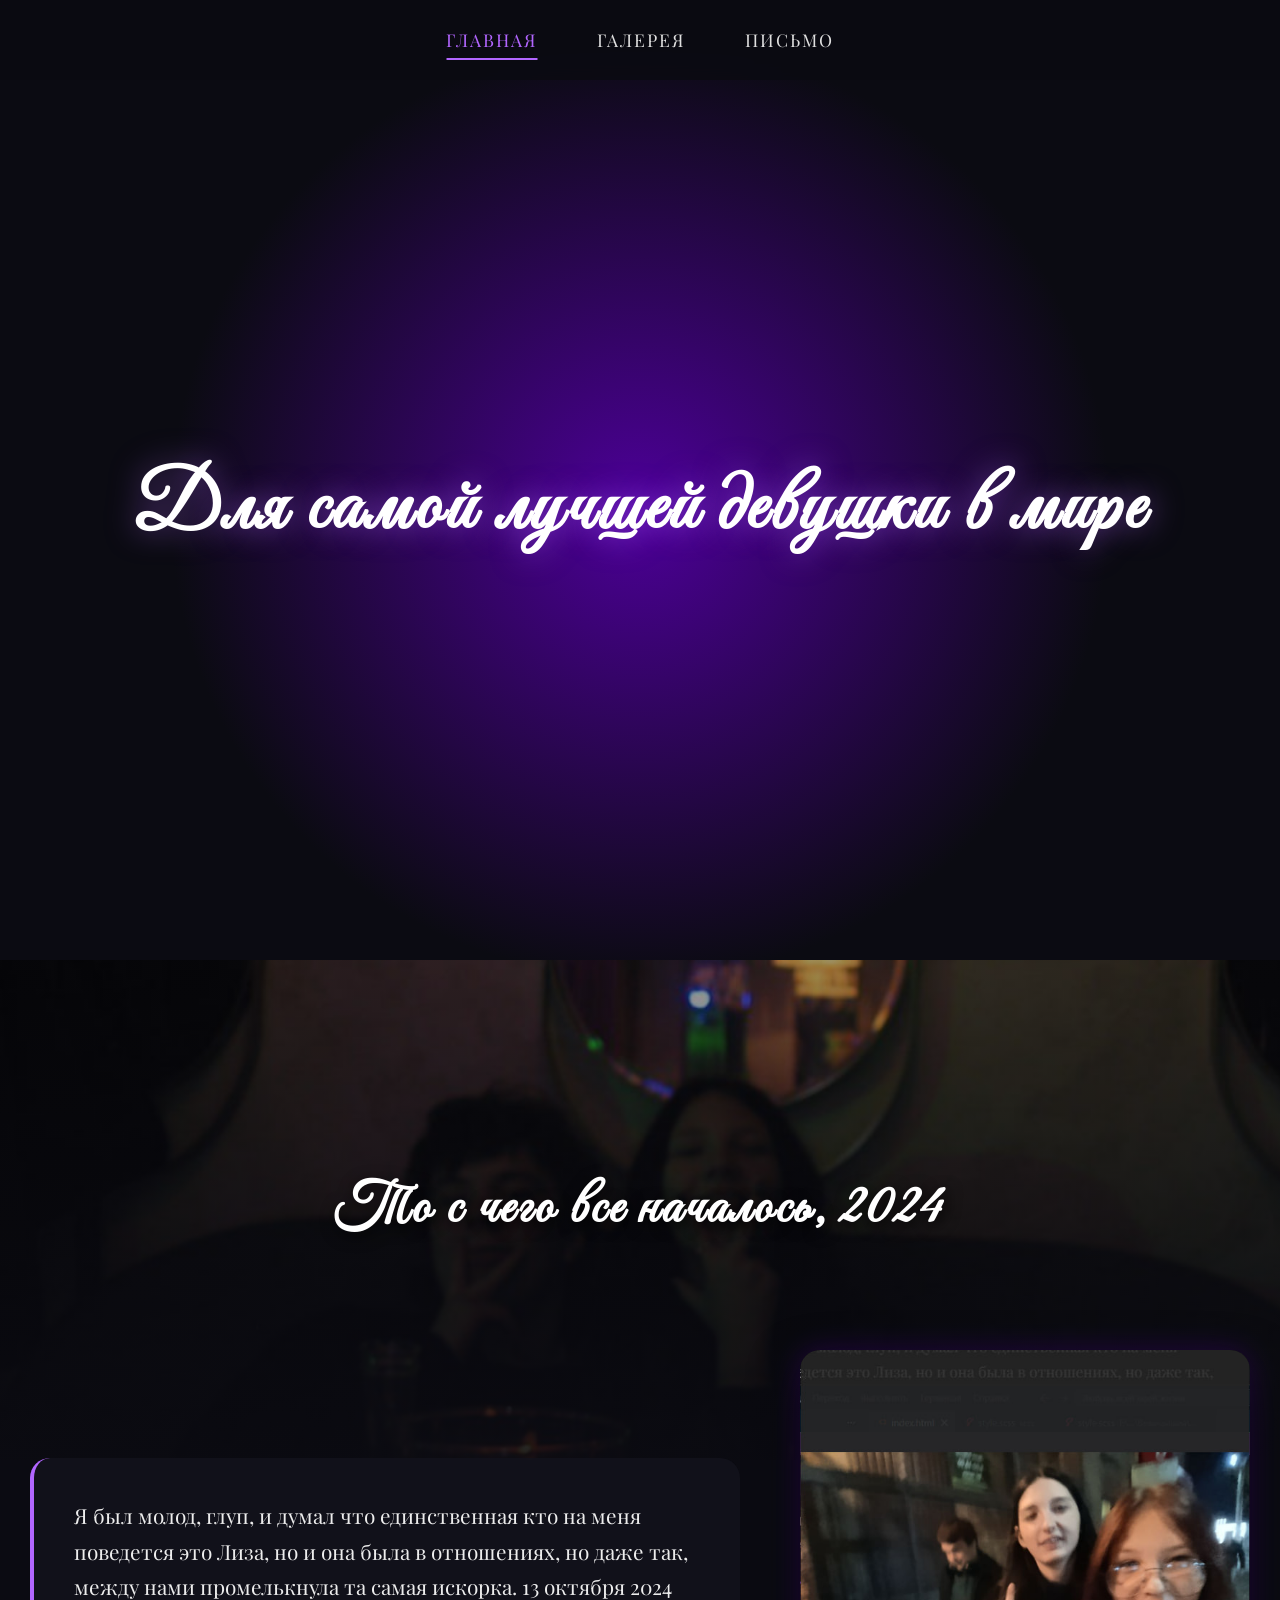
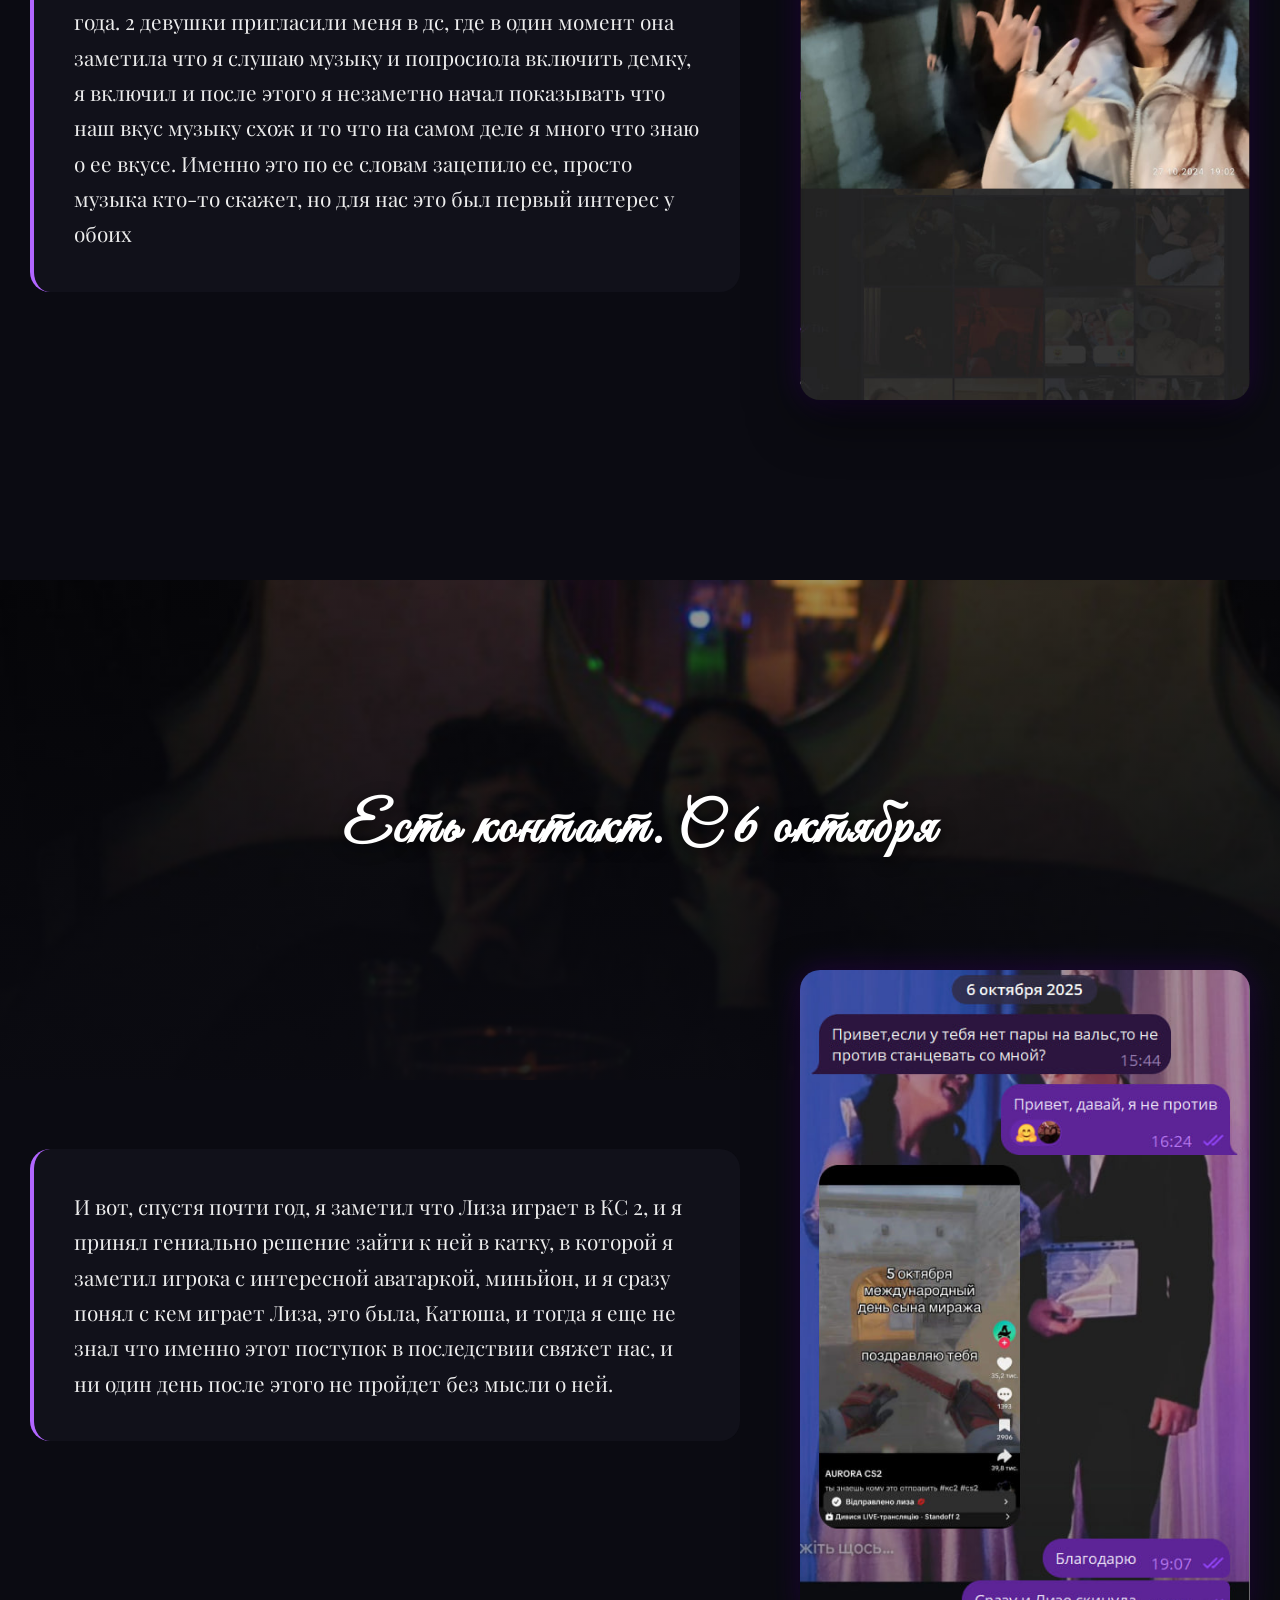
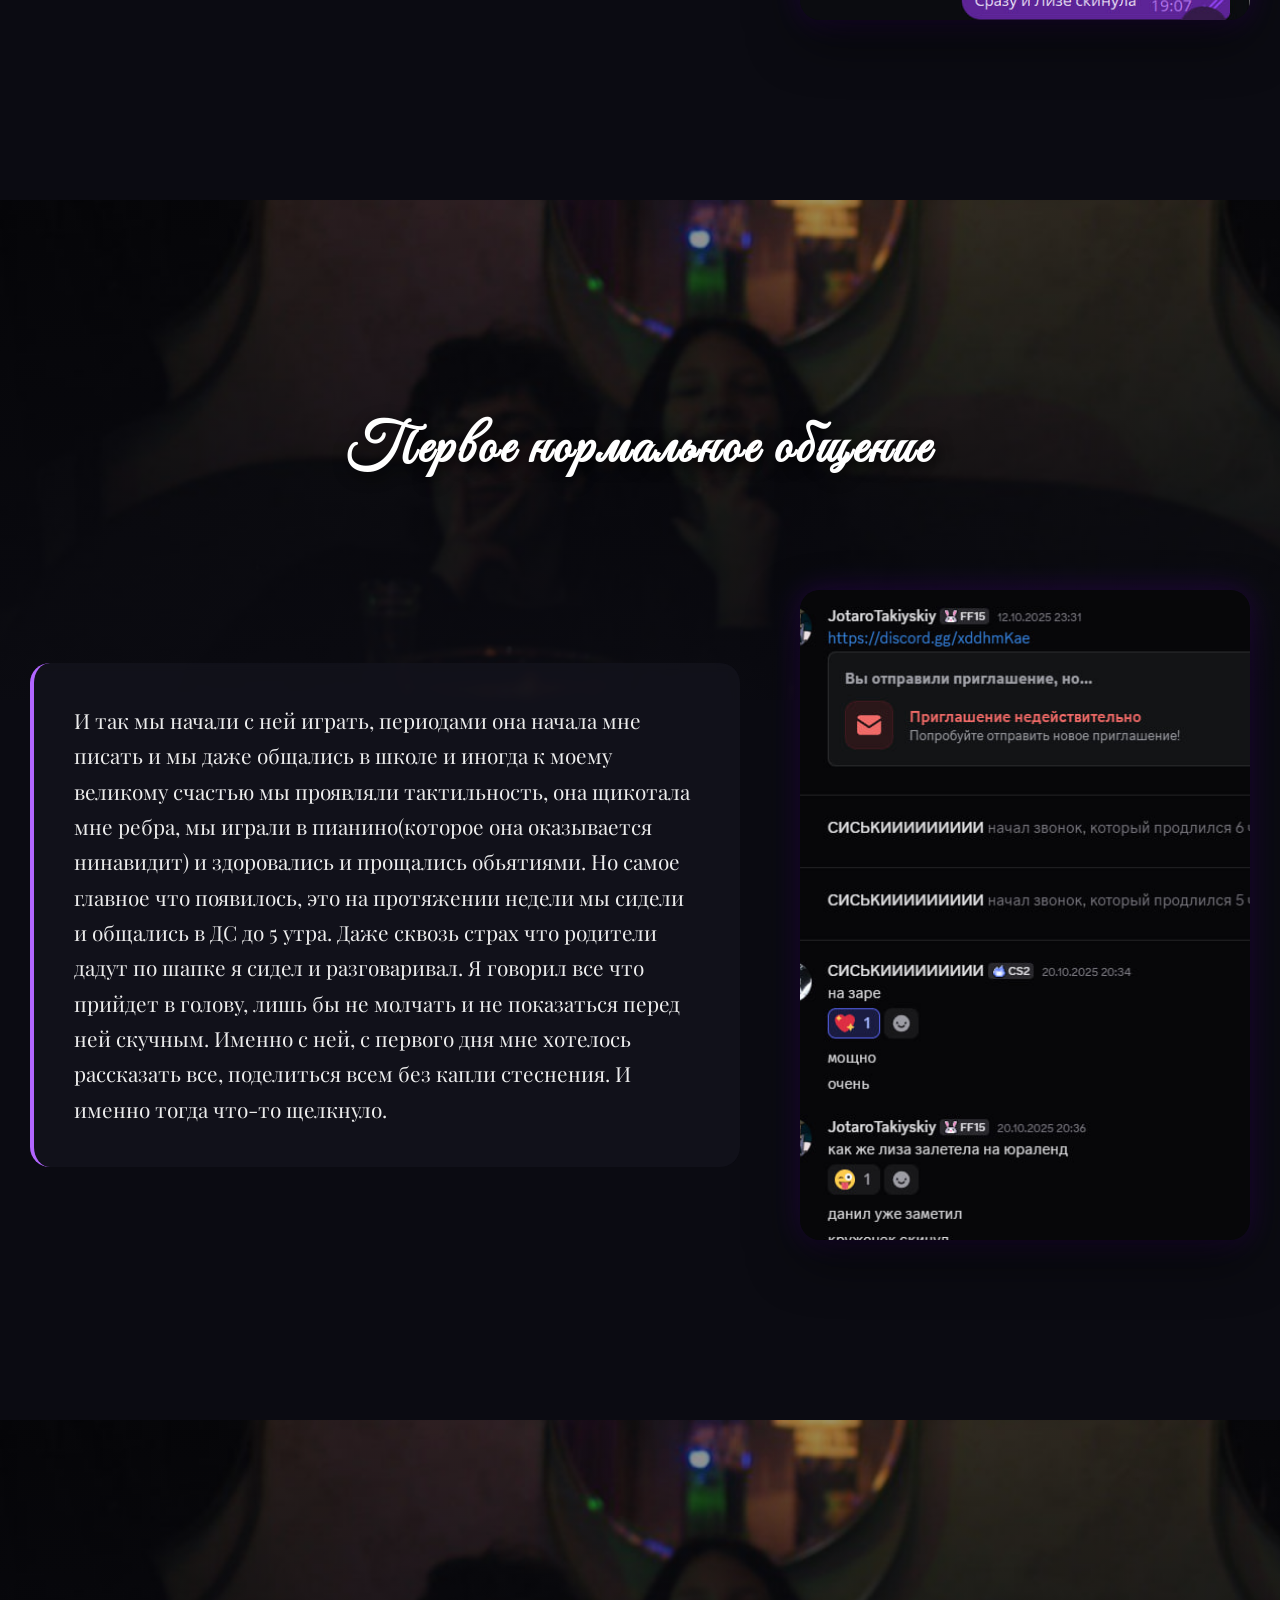
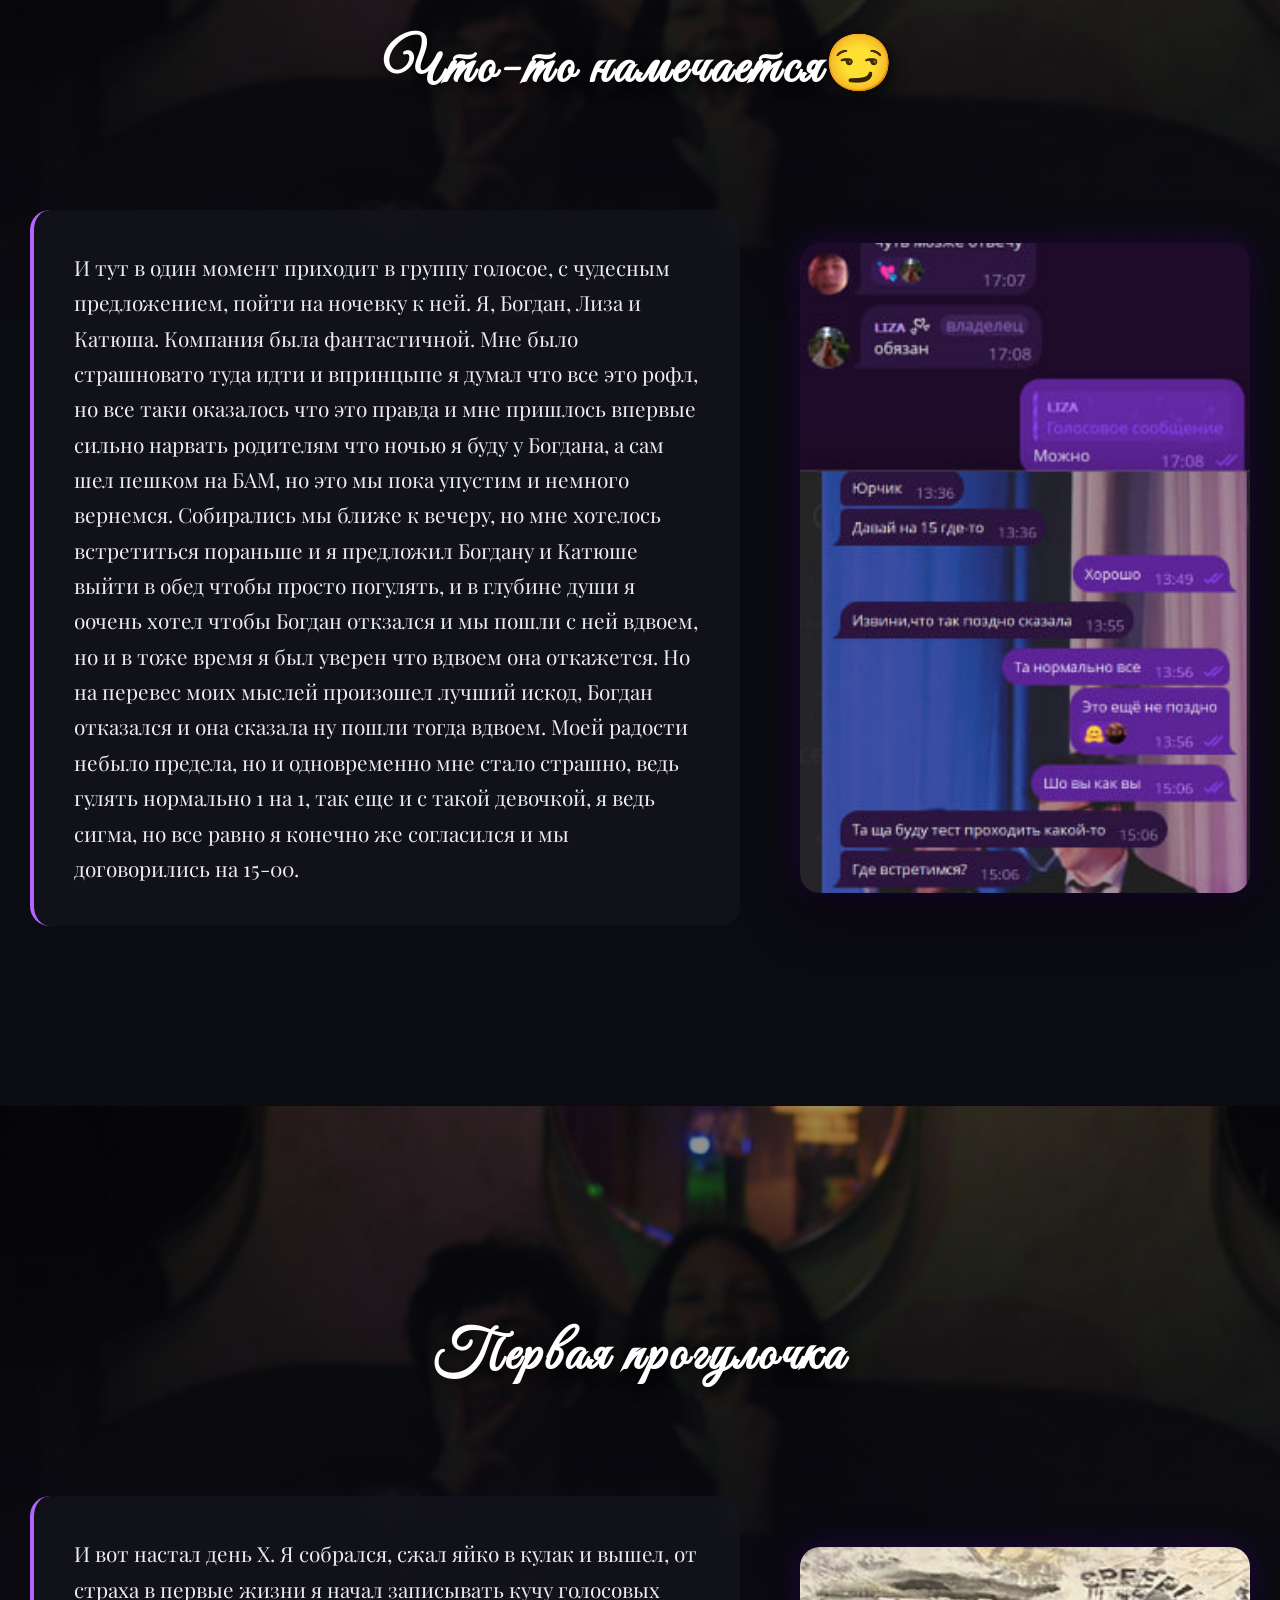
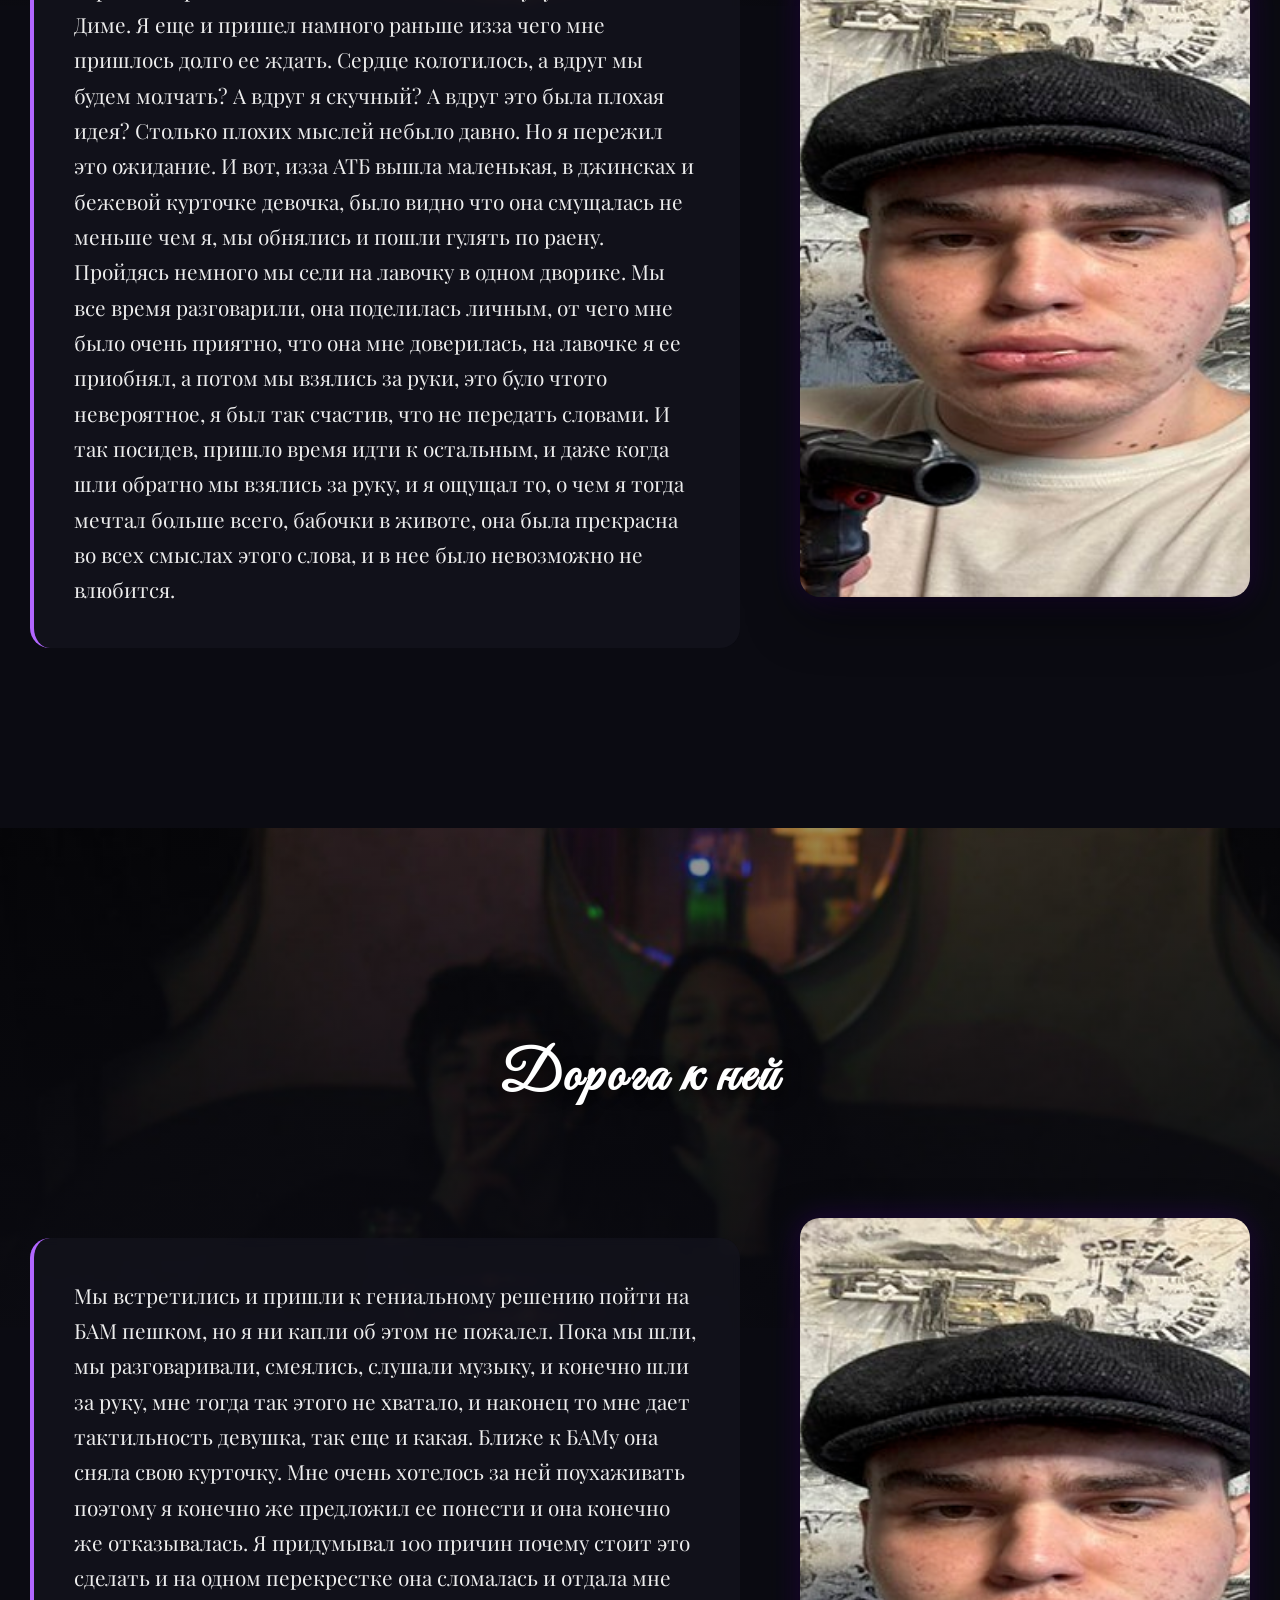
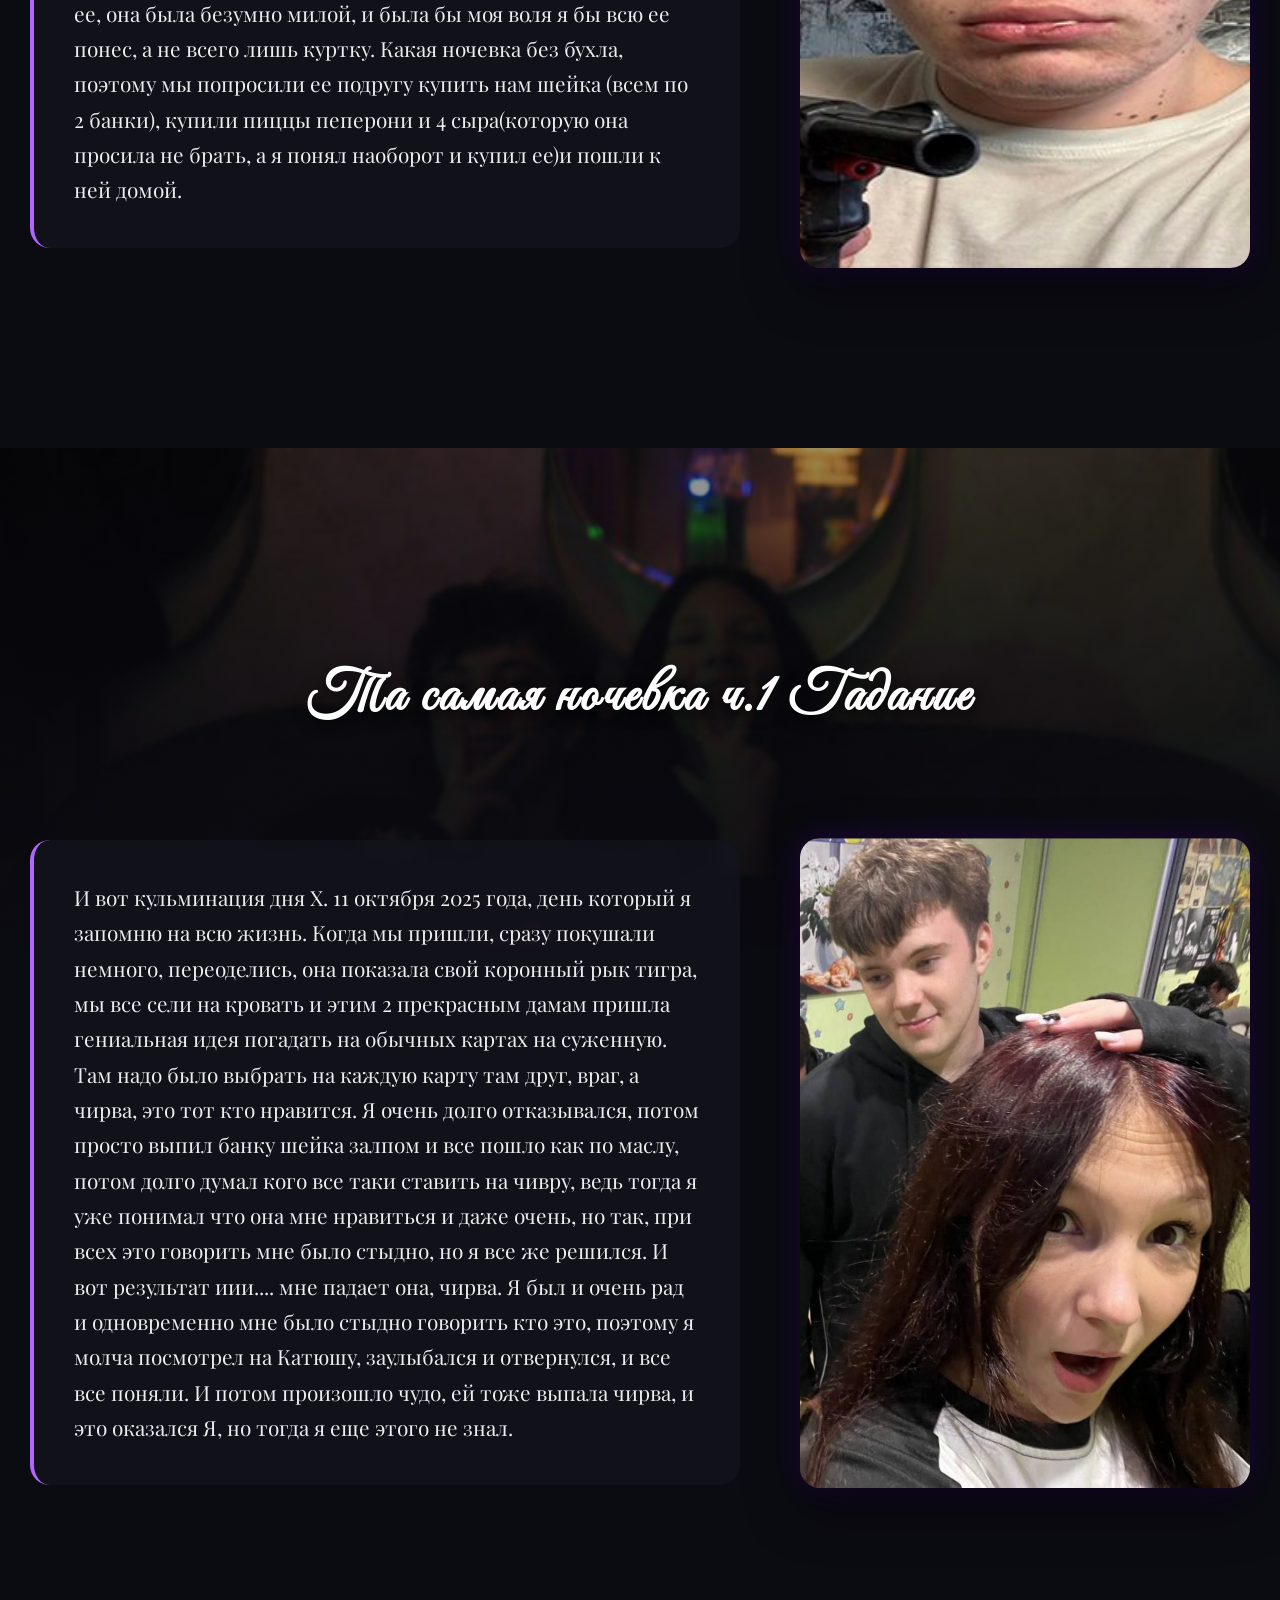
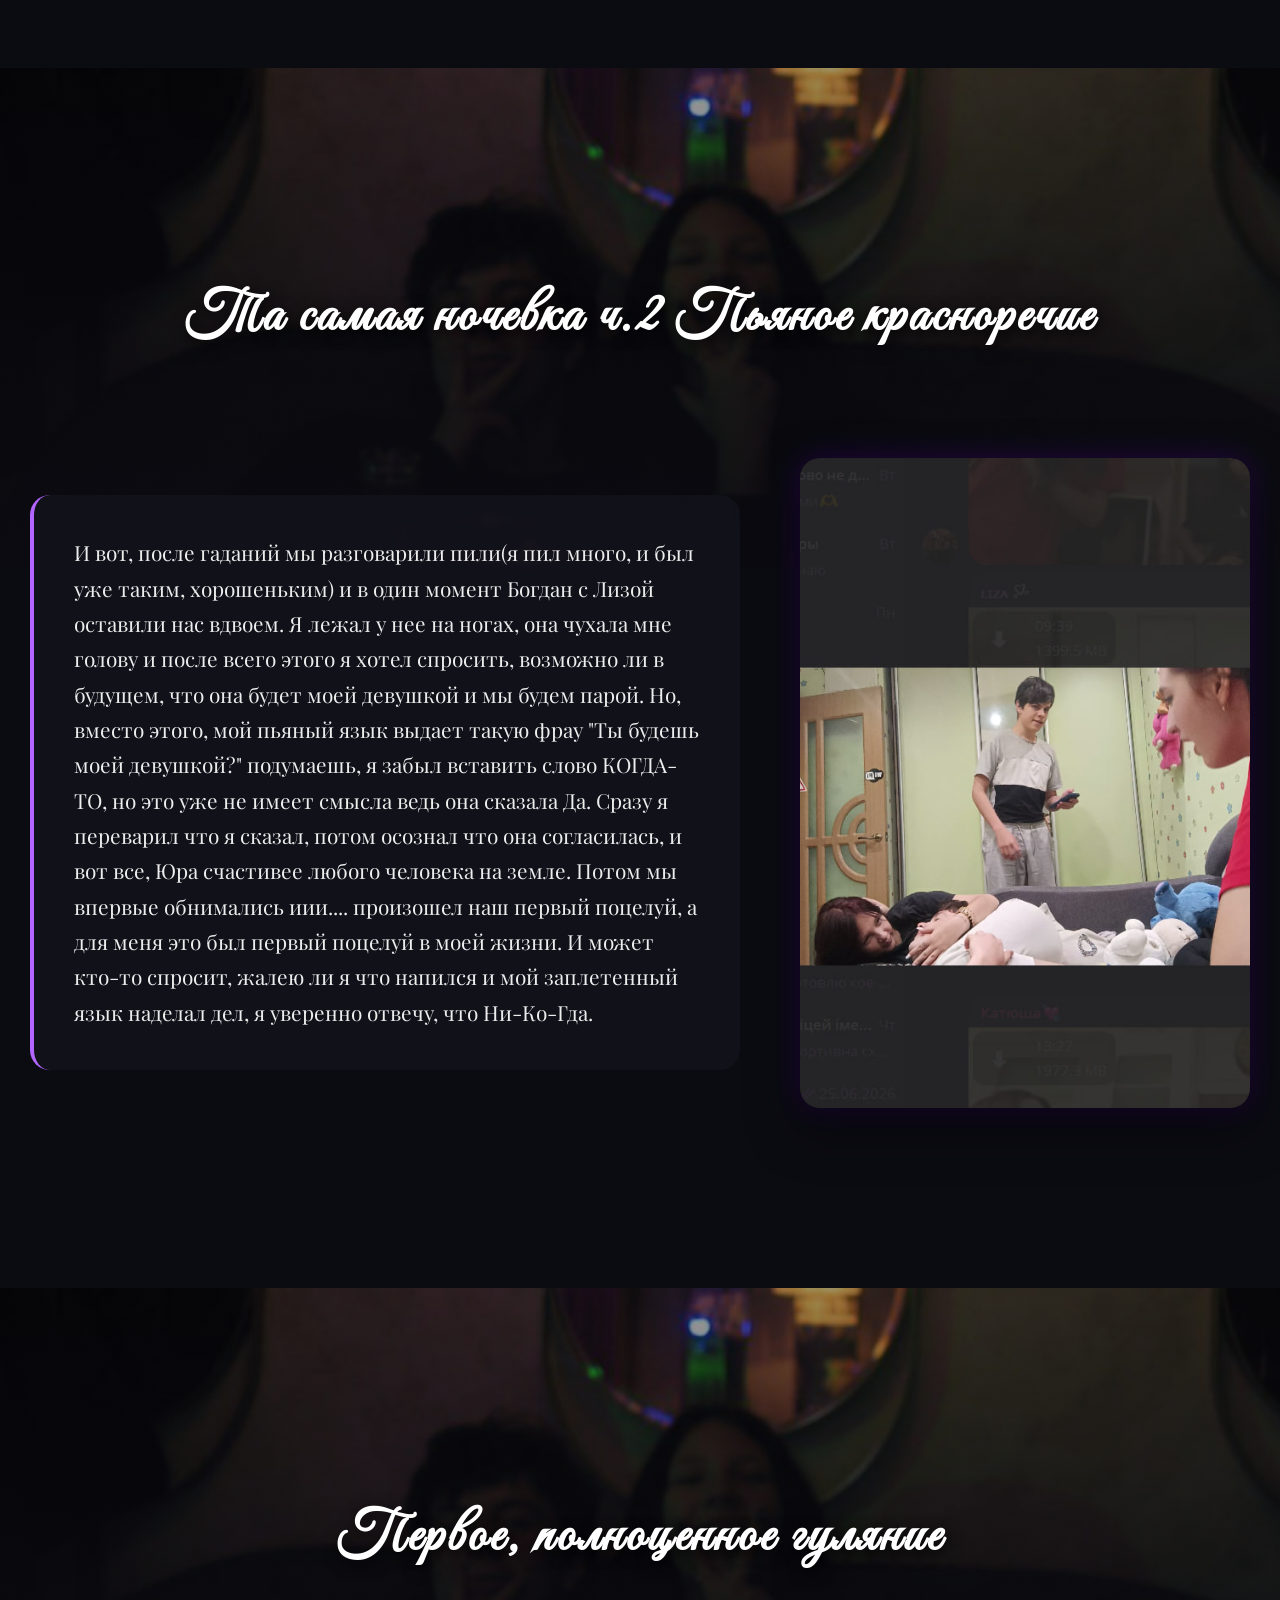
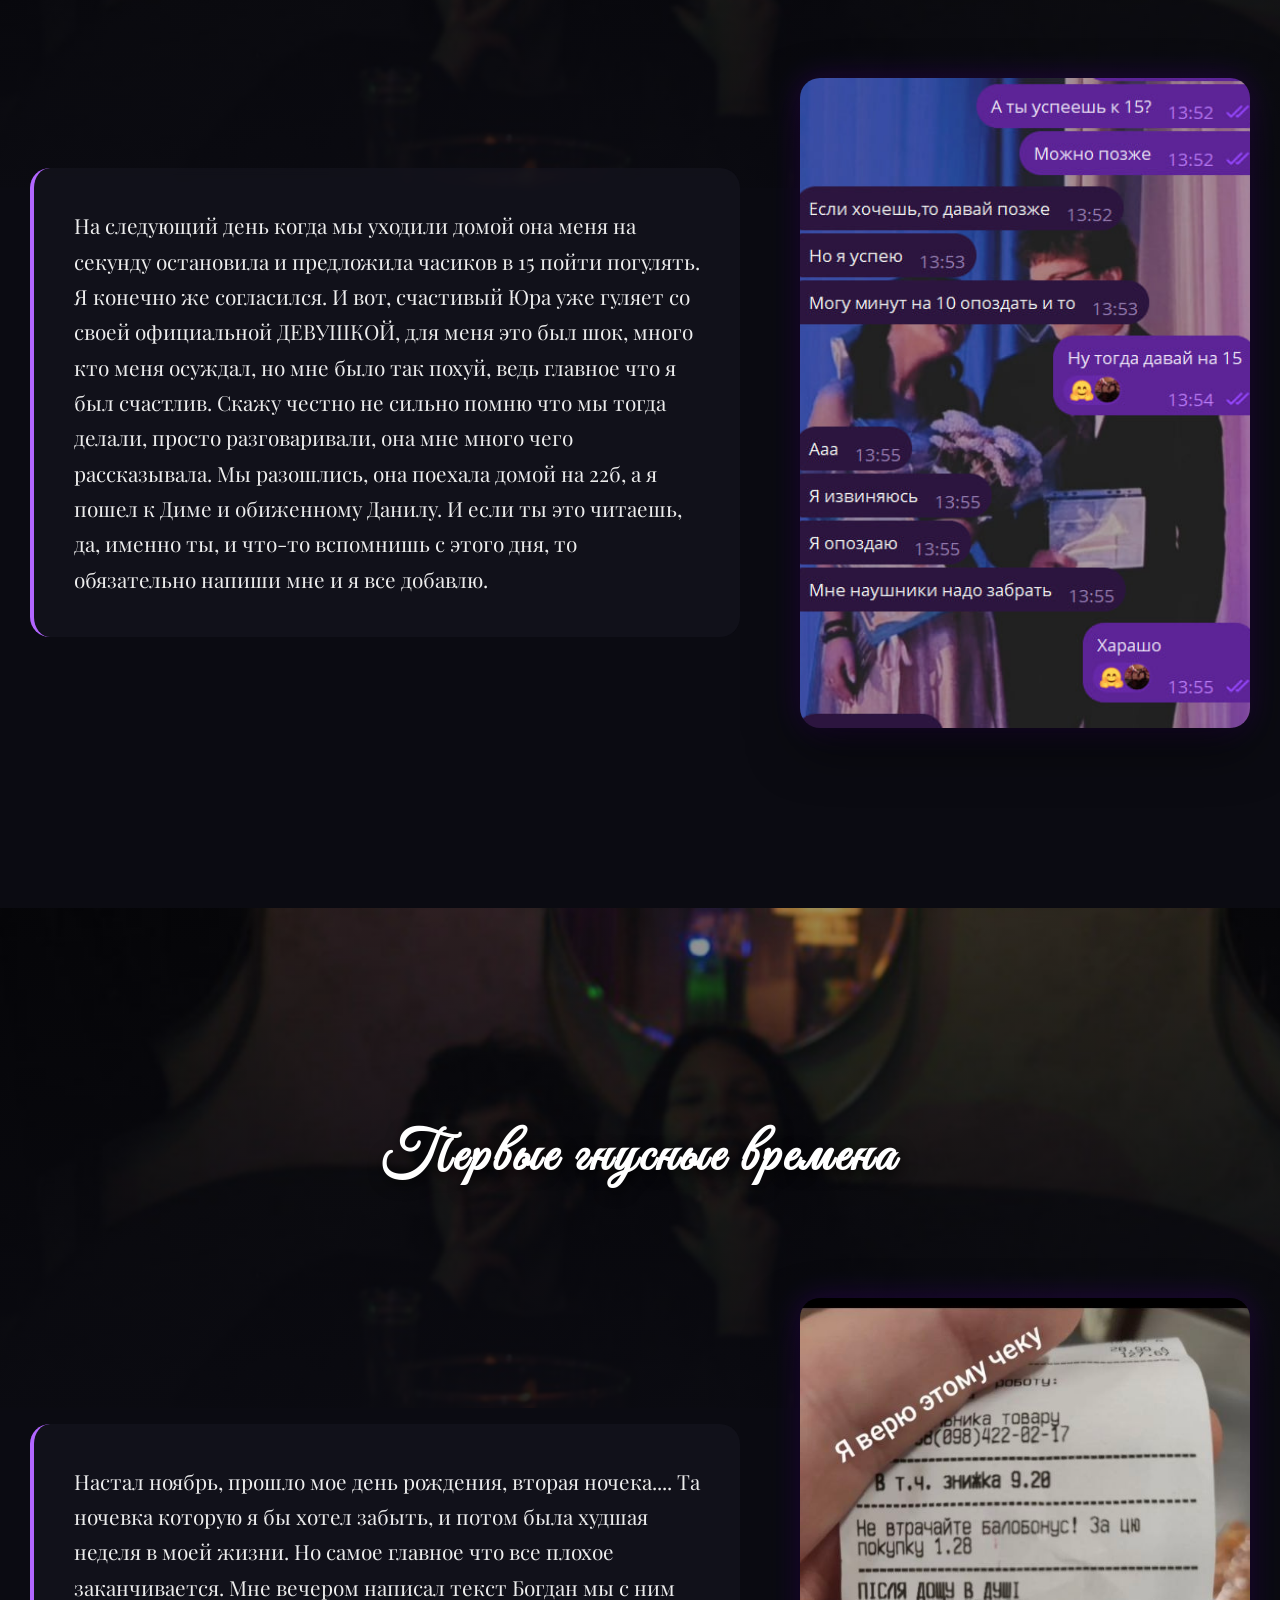
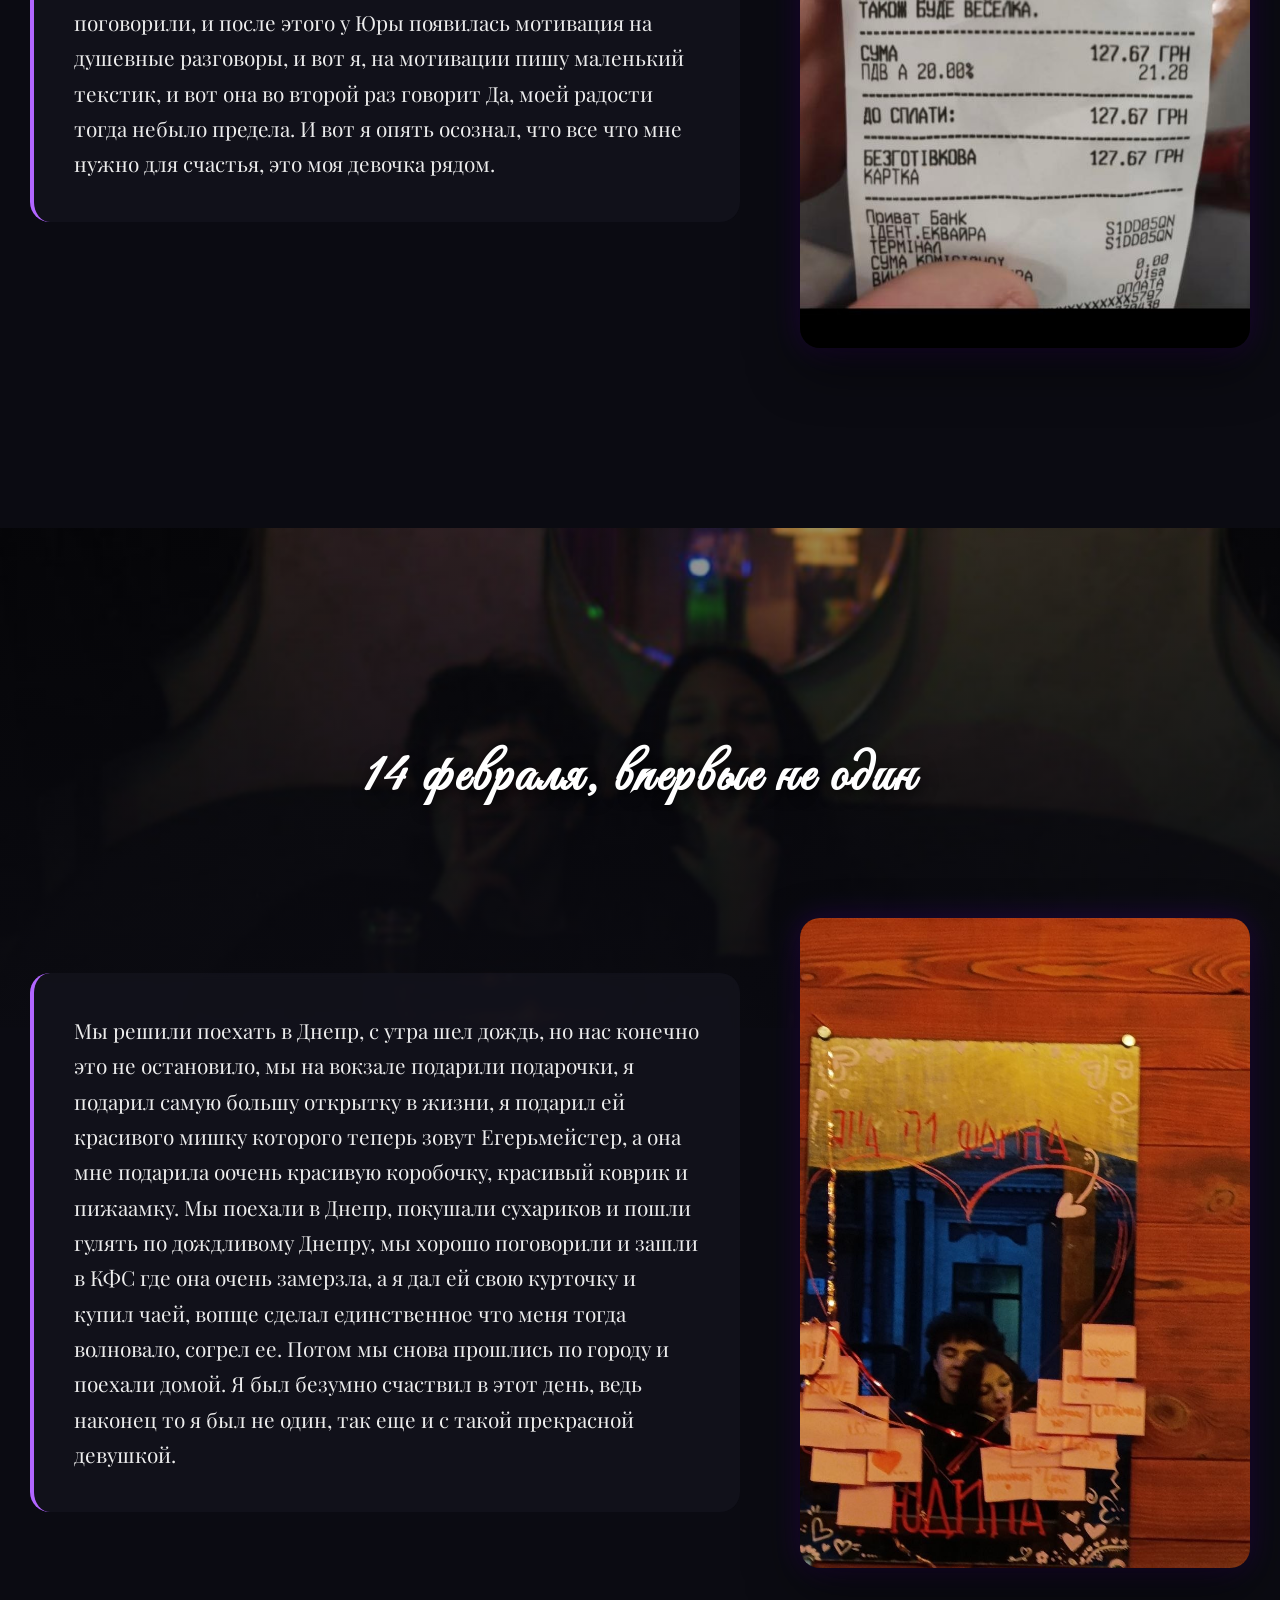
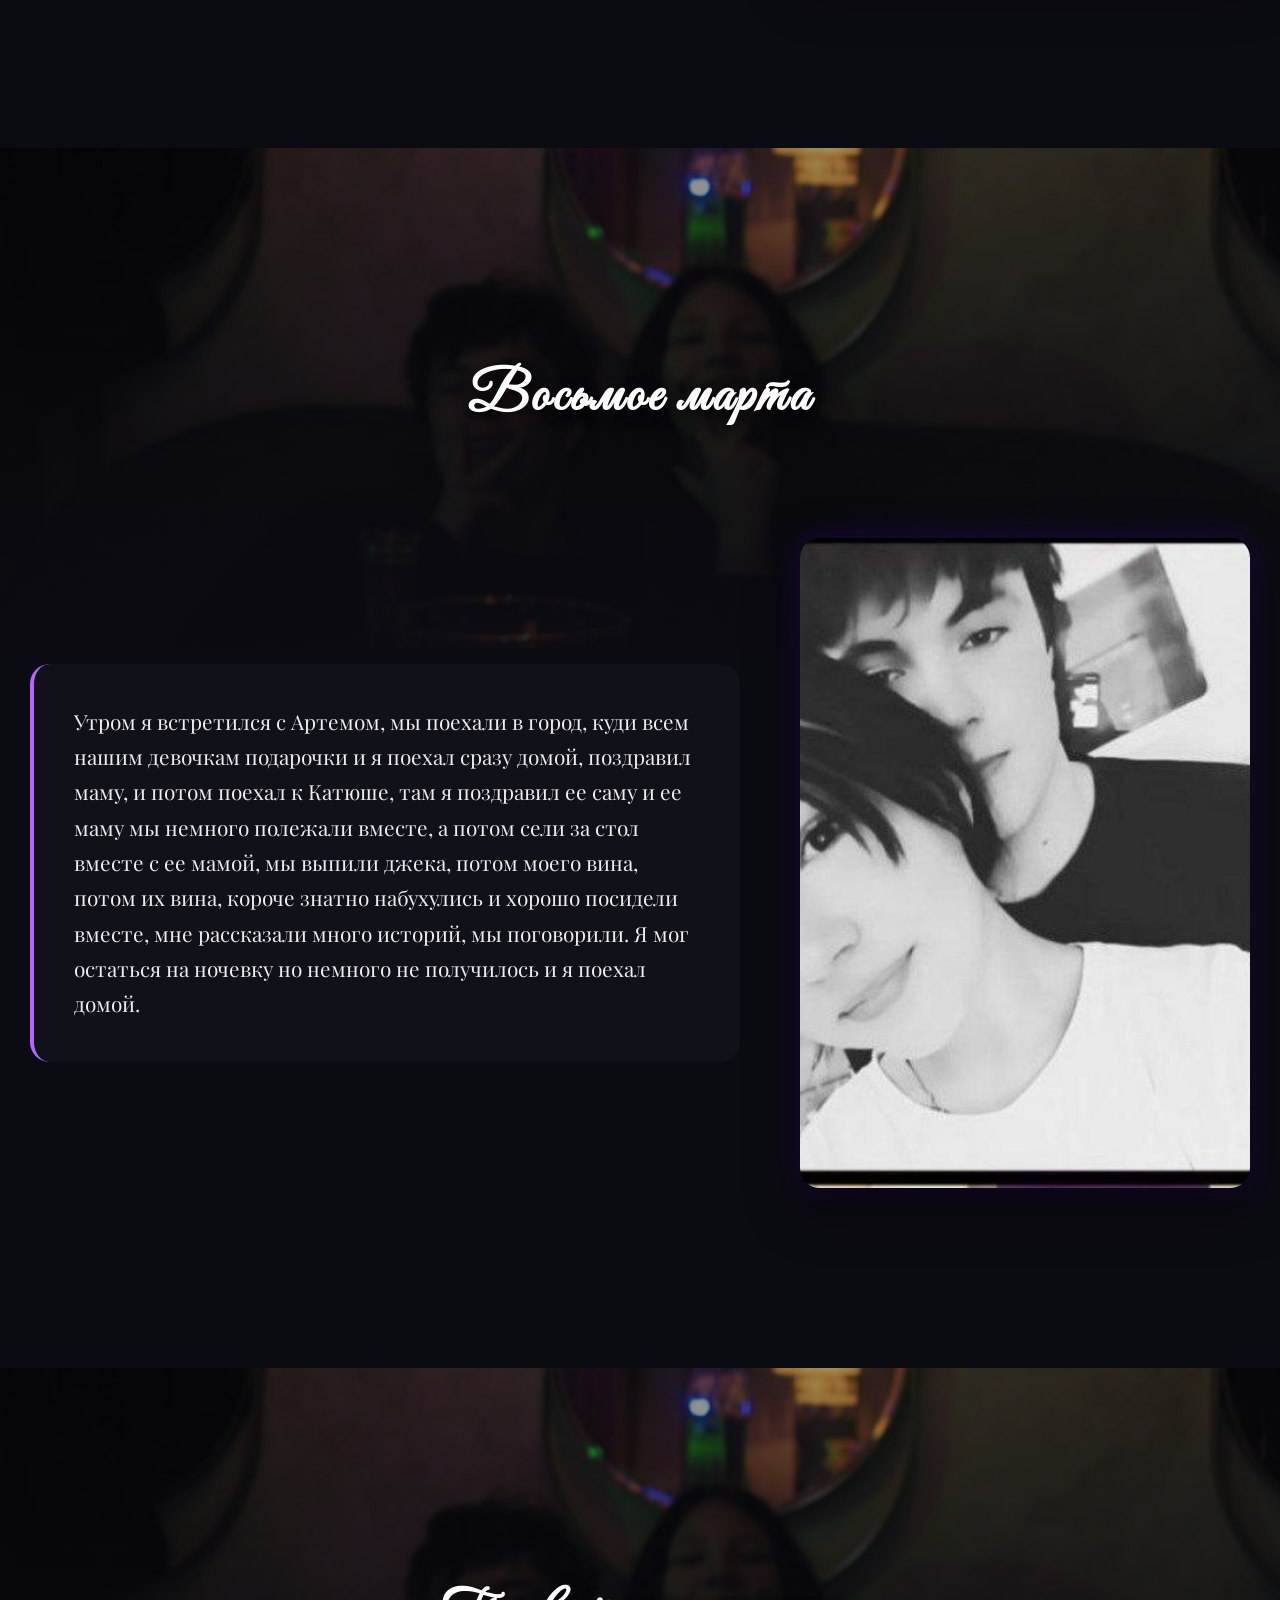
<file: index.html>
<!DOCTYPE html>
<html lang="ru">

<head>
	<meta charset="UTF-8">
	<meta name="viewport" content="width=device-width, initial-scale=1.0">
	<title>Наша История</title>
	<link rel="shortcut icon" href="img/favicon/Danila.png" type="image/x-icon">
	<link rel="stylesheet" href="css/style.css">
	<link rel="preconnect" href="https://fonts.googleapis.com">
	<link rel="preconnect" href="https://fonts.gstatic.com" crossorigin>
	<link
		href="https://fonts.googleapis.com/css2?family=Great+Vibes&family=Playfair+Display:ital,wght@0,400..900;1,400..900&display=swap"
		rel="stylesheet">
</head>

<body>

	<header class="header">
		<nav class="nav">
			<a href="index.html" class="nav__link active">Главная</a>
			<a href="gallery.html" class="nav__link">Галерея</a>
			<a href="paroll.html" class="nav__link">Письмо</a>
		</nav>
	</header>

	<section class="hero hidden">
		<h1 class="hero__title">Для самой лучшей девушки в мире</h1>
	</section>

	<section class="story">
		<div class="story__header-bg hidden" style="background-image: url('img/fon1.jpg');">
			<h2 class="story__title">То с чего все началось, 2024</h2>
		</div>

		<div class="story__content container">
			<div class="story__text hidden slide-left">
				<p>Я был молод, глуп, и думал что единственная кто на меня поведется это Лиза, но и она была в отношениях,
					но даже так, между нами промелькнула та самая искорка. 13 октября 2024 года. 2 девушки пригласили меня в
					дс, где в один момент она заметила что я слушаю музыку и попросиола включить демку, я включил и после
					этого я незаметно начал показывать что наш вкус музыку схож и то что на самом деле я много что знаю о ее
					вкусе. Именно это по ее словам зацепило ее, просто музыка кто-то скажет, но для нас это был первый
					интерес у обоих</p>
			</div>
			<div class="story__photo hidden slide-right">
				<img src="img/gallery/3.jpg" alt="Наше фото">
			</div>
		</div>
	</section>
	<section class="story">
		<div class="story__header-bg hidden" style="background-image: url('img/fon1.jpg');">
			<h2 class="story__title">Есть контакт. С 6 октября</h2>
		</div>
		<div class="story__content container">
			<div class="story__text hidden slide-left">
				<p>И вот, спустя почти год, я заметил что Лиза играет в КС 2, и я принял гениально решение зайти к ней в
					катку, в которой я заметил игрока с интересной аватаркой, миньйон, и я сразу понял с кем играет Лиза, это
					была, Катюша, и тогда я еще не знал что именно этот поступок в последствии свяжет нас, и ни один день
					после этого не пройдет без мысли о ней. </p>
			</div>
			<div class="story__photo hidden slide-right">
				<img src="img/gallery/4.jpg" alt="Наше фото">
			</div>
		</div>
	</section>
	<section class="story">
		<div class="story__header-bg hidden" style="background-image: url('img/fon1.jpg');">
			<h2 class="story__title">Первое нормальное общение</h2>
		</div>
		<div class="story__content container">
			<div class="story__text hidden slide-left">
				<p>И так мы начали с ней играть, периодами она начала мне писать и мы даже общались в школе и иногда к моему
					великому счастью мы проявляли тактильность, она щикотала мне ребра, мы играли в пианино(которое она
					оказывается нинавидит) и здоровались и прощались обьятиями. Но самое
					главное что появилось, это на протяжении недели мы сидели и общались в ДС до 5 утра. Даже сквозь страх
					что родители дадут по шапке я сидел и разговаривал. Я говорил все что прийдет в голову, лишь бы не
					молчать и не показаться перед ней скучным. Именно с ней, с первого дня мне хотелось рассказать все,
					поделиться всем без капли стеснения. И именно тогда что-то щелкнуло.</p>
			</div>
			<div class="story__photo hidden slide-right">
				<img src="img/gallery/5.jpg" alt="Наше фото">
			</div>
		</div>
	</section>
	<section class="story">
		<div class="story__header-bg hidden" style="background-image: url('img/fon1.jpg');">
			<h2 class="story__title">Что-то намечается😏</h2>
		</div>
		<div class="story__content container">
			<div class="story__text hidden slide-left">
				<p>И тут в один момент приходит в группу голосое, с чудесным предложением, пойти на ночевку к ней. Я,
					Богдан, Лиза и Катюша. Компания была фантастичной. Мне было страшновато туда идти и впринцыпе я думал что
					все это рофл, но все таки оказалось что это правда и мне пришлось впервые сильно нарвать родителям что
					ночью я буду у Богдана, а сам шел пешком на БАМ, но это мы пока упустим и немного вернемся. Собирались мы
					ближе к вечеру, но мне хотелось встретиться пораньше и я предложил Богдану и Катюше выйти в обед чтобы
					просто погулять, и в глубине души я оочень хотел чтобы Богдан откзался и мы пошли с ней вдвоем, но и в
					тоже время я был уверен что вдвоем она откажется. Но на перевес моих мыслей произошел лучший искод,
					Богдан отказался и она сказала ну пошли тогда вдвоем. Моей радости небыло предела, но и одновременно мне
					стало страшно, ведь гулять нормально 1 на 1, так еще и с такой девочкой, я ведь сигма, но все равно я
					конечно же согласился и мы договорились на 15-00.</p>
			</div>
			<div class="story__photo hidden slide-right">
				<img src="img/gallery/6.jpg" alt="Наше фото">
			</div>
		</div>
	</section>
	<section class="story">
		<div class="story__header-bg hidden" style="background-image: url('img/fon1.jpg');">
			<h2 class="story__title">Первая прогулочка</h2>
		</div>
		<div class="story__content container">
			<div class="story__text hidden slide-left">
				<p>И вот настал день Х. Я собрался, сжал яйко в кулак и вышел, от страха в первые жизни я начал записывать
					кучу голосовых Диме. Я еще и пришел намного раньше изза чего мне пришлось долго ее ждать. Сердце
					колотилось, а вдруг мы будем молчать? А вдруг я скучный? А вдруг это была плохая идея? Столько плохих
					мыслей небыло давно. Но я пережил это ожидание. И вот, изза АТБ вышла маленькая, в джинсках и бежевой
					курточке девочка, было видно что она смущалась не меньше чем я, мы обнялись и пошли гулять по раену.
					Пройдясь немного мы сели на лавочку в одном дворике. Мы все время разговарили, она поделилась личным, от
					чего мне было очень приятно, что она мне доверилась, на лавочке я ее приобнял, а потом мы взялись за
					руки, это було чтото невероятное, я был так счастив, что не передать словами. И так посидев, пришло время
					идти к остальным, и даже когда шли обратно мы взялись за руку, и я ощущал то, о чем я тогда мечтал больше
					всего, бабочки в животе, она была прекрасна во всех смыслах этого слова, и в нее было невозможно не
					влюбится.</p>
			</div>
			<div class="story__photo hidden slide-right">
				<img src="img/gallery/17.jpg" alt="Наше фото">
			</div>
		</div>
	</section>
	<section class="story">
		<div class="story__header-bg hidden" style="background-image: url('img/fon1.jpg');">
			<h2 class="story__title">Дорога к ней</h2>
		</div>
		<div class="story__content container">
			<div class="story__text hidden slide-left">
				<p>Мы встретились и пришли к гениальному решению пойти на БАМ пешком, но я ни капли об этом не пожалел. Пока
					мы шли, мы разговаривали, смеялись, слушали музыку, и конечно шли за руку, мне тогда так этого не
					хватало, и наконец то мне дает тактильность девушка, так еще и какая. Ближе к БАМу она сняла свою
					курточку. Мне очень хотелось за ней поухаживать поэтому я конечно же предложил ее понести и она конечно
					же отказывалась. Я придумывал 100 причин почему стоит это сделать и на одном перекрестке она сломалась и
					отдала мне ее, она была безумно милой, и была бы моя воля я бы всю ее понес, а не всего лишь куртку.
					Какая ночевка без бухла, поэтому мы попросили ее подругу купить нам шейка (всем по 2 банки), купили пиццы
					пеперони и 4 сыра(которую она просила не брать, а я понял наоборот и купил ее)и пошли к ней домой.
				</p>
			</div>
			<div class="story__photo hidden slide-right">
				<img src="img/gallery/17.jpg" alt="Наше фото">
			</div>
		</div>
	</section>
	<section class="story">
		<div class="story__header-bg hidden" style="background-image: url('img/fon1.jpg');">
			<h2 class="story__title">Та самая ночевка ч.1 Гадание</h2>
		</div>
		<div class="story__content container">
			<div class="story__text hidden slide-left">
				<p>И вот кульминация дня Х. 11 октября 2025 года, день который я запомню на всю жизнь. Когда мы пришли,
					сразу покушали немного, переоделись, она показала свой коронный рык тигра, мы все сели на кровать и этим
					2 прекрасным дамам пришла гениальная идея погадать на обычных картах на суженную. Там надо было выбрать
					на каждую карту там друг, враг, а чирва, это тот кто нравится. Я очень долго отказывался, потом просто
					выпил банку шейка залпом и все пошло как по маслу, потом долго
					думал кого все таки ставить на чивру, ведь тогда я уже понимал что она мне нравиться и даже очень, но
					так, при всех это говорить мне было стыдно, но я все же решился. И вот результат иии.... мне падает она,
					чирва. Я был и очень рад и одновременно мне было стыдно говорить кто это, поэтому я молча посмотрел на
					Катюшу, заулыбался и отвернулся, и все все поняли. И потом произошло чудо, ей тоже выпала чирва, и это
					оказался Я, но тогда я еще этого не знал.</p>
			</div>
			<div class="story__photo hidden slide-right">
				<img src="img/gallery/1.jpg" alt="Наше фото">
			</div>
		</div>
	</section>
	<section class="story">
		<div class="story__header-bg hidden" style="background-image: url('img/fon1.jpg');">
			<h2 class="story__title">Та самая ночевка ч.2 Пьяное красноречие</h2>
		</div>
		<div class="story__content container">
			<div class="story__text hidden slide-left">
				<p>И вот, после гаданий мы разговарили пили(я пил много, и был уже таким, хорошеньким) и в один момент
					Богдан с Лизой оставили нас вдвоем. Я лежал у нее на ногах, она чухала мне голову и после всего этого я
					хотел спросить, возможно ли в будущем, что она будет моей девушкой и мы будем парой. Но, вместо этого,
					мой пьяный язык выдает такую фрау "Ты будешь моей девушкой?" подумаешь, я забыл вставить слово КОГДА-ТО,
					но это уже не имеет смысла ведь она сказала Да. Сразу я переварил что я сказал, потом осознал что она
					согласилась, и вот все, Юра счастивее любого человека на земле. Потом мы впервые обнимались иии....
					произошел наш первый поцелуй, а для меня это был первый поцелуй в моей жизни. И может кто-то спросит,
					жалею ли я что напился и мой заплетенный язык наделал дел, я уверенно отвечу, что Ни-Ко-Гда.</p>
			</div>
			<div class="story__photo hidden slide-right">
				<img src="img/gallery/7.jpg" alt="Наше фото">
			</div>
		</div>
	</section>
	<section class="story">
		<div class="story__header-bg hidden" style="background-image: url('img/fon1.jpg');">
			<h2 class="story__title">Первое, полноценное гуляние</h2>
		</div>
		<div class="story__content container">
			<div class="story__text hidden slide-left">
				<p>На следующий день когда мы уходили домой она меня на секунду остановила и предложила часиков в 15 пойти
					погулять. Я конечно же согласился. И вот, счастивый Юра уже гуляет со своей официальной ДЕВУШКОЙ, для
					меня это был шок, много кто меня осуждал, но мне было так похуй, ведь главное что я был счастлив. Скажу
					честно не сильно помню что мы тогда делали, просто разговаривали, она мне много чего рассказывала. Мы
					разошлись, она поехала домой на 22б, а я пошел к Диме и обиженному Данилу. И если ты это читаешь, да,
					именно ты, и что-то вспомнишь с этого дня, то обязательно напиши мне и я все добавлю.</p>
			</div>
			<div class="story__photo hidden slide-right">
				<img src="img/gallery/8.jpg" alt="Наше фото">
			</div>
		</div>
	</section>
	<section class="story">
		<div class="story__header-bg hidden" style="background-image: url('img/fon1.jpg');">
			<h2 class="story__title">Первые гнусные времена</h2>
		</div>
		<div class="story__content container">
			<div class="story__text hidden slide-left">
				<p>Настал ноябрь, прошло мое день рождения, вторая ночека.... Та ночевка которую я бы хотел забыть, и потом
					была худшая неделя в моей жизни. Но самое главное что все плохое заканчивается. Мне вечером написал текст
					Богдан мы с ним поговорили, и после этого у Юры появилась мотивация на душевные разговоры, и вот я, на
					мотивации пишу маленький текстик, и вот она во второй раз говорит Да, моей радости тогда небыло предела.
					И вот я опять осознал, что все что мне нужно для счастья, это моя девочка рядом.</p>
			</div>
			<div class="story__photo hidden slide-right">
				<img src="img/gallery/10.jpg" alt="Наше фото">
			</div>
		</div>
	</section>
	<section class="story">
		<div class="story__header-bg hidden" style="background-image: url('img/fon1.jpg');">
			<h2 class="story__title">14 февраля, впервые не один</h2>
		</div>
		<div class="story__content container">
			<div class="story__text hidden slide-left">
				<p>Мы решили поехать в Днепр, с утра шел дождь, но нас конечно это не остановило, мы на вокзале подарили
					подарочки, я подарил самую большу открытку в жизни, я подарил ей красивого мишку которого теперь зовут
					Егерьмейстер, а она мне подарила оочень красивую коробочку, красивый коврик и пижаамку. Мы поехали в
					Днепр, покушали сухариков и пошли гулять по дождливому Днепру, мы хорошо поговорили и зашли в КФС где она
					очень замерзла, а я дал ей свою курточку и купил чаей, вопще сделал единственное что меня тогда
					волновало, согрел ее. Потом мы снова прошлись по городу и поехали домой. Я был безумно счаствил в этот
					день, ведь наконец то я был не один, так еще и с такой прекрасной девушкой.</p>
			</div>
			<div class="story__photo hidden slide-right">
				<img src="img/gallery/9.jpg" alt="Наше фото">
			</div>
		</div>
	</section>
	<section class="story">
		<div class="story__header-bg hidden" style="background-image: url('img/fon1.jpg');">
			<h2 class="story__title">Восьмое марта</h2>
		</div>
		<div class="story__content container">
			<div class="story__text hidden slide-left">
				<p>Утром я встретился с Артемом, мы поехали в город, куди всем нашим девочкам подарочки и я поехал сразу
					домой, поздравил маму, и потом поехал к Катюше, там я поздравил ее саму и ее маму мы немного полежали
					вместе, а потом сели за стол вместе с ее мамой, мы выпили джека, потом моего вина, потом их вина, короче
					знатно набухулись и хорошо посидели вместе, мне рассказали много историй, мы поговорили. Я мог остаться
					на ночевку но немного не получилось и я поехал домой.</p>
			</div>
			<div class="story__photo hidden slide-right">
				<img src="img/gallery/12.jpg" alt="Наше фото">
			</div>
		</div>
	</section>
	<section class="story">
		<div class="story__header-bg hidden" style="background-image: url('img/fon1.jpg');">
			<h2 class="story__title">Первый пук пук пук</h2>
		</div>
		<div class="story__content container">
			<div class="story__text hidden slide-left">
				<p>Однажды мы гуляли перед историей, Я, Катюша и Артем. Мы сели на лавочку возле маркет опта и
					разговаривали. И тут она чтото очень усердно рассказывала Артему и я услышал ооочень знакомы звук..
					Спросив у нее что это было, она сказала "Та это кросовок вот был", но буквально через пару минут уже не
					двигаясь она издает тот же звук, и тут ей было уже не отвертется. Так она первый раз и пукнула, после
					этого ее было не остановить, уже прийдя в тот же день на другую лавочку побольше она дала такого газу,
					что даже я не всегда так даю. И даже таким способом, мы с ней стали еще ближе, кто-то скажет что это
					просто пук, но я скажу так, это, Доверие</p>
			</div>
			<div class="story__photo hidden slide-right">
				<img src="img/gallery/17.jpg" alt="Наше фото">
			</div>
		</div>
	</section>
	<section class="story">
		<div class="story__header-bg hidden" style="background-image: url('img/fon1.jpg');">
			<h2 class="story__title">Дальше больше</h2>
		</div>
		<div class="story__content container">
			<div class="story__text hidden slide-left">
				<p>Пока что на этом все, это все что мне пришло в голову, та и сроки поджимают, но что могу сказать это еще
					далеко не конец, мы вместе еще много чего вспомним, много чего сделаем и этот сайт будет дополняться
					бесконечно.<br>
					Дальше - Больше.....
				</p>
			</div>
			<div class="story__photo hidden slide-right">
				<img src="img/gallery/11.jpg" alt="Наше фото">
			</div>
		</div>
	</section>
	<footer class="footer hidden">
		<p>И это только начало...</p>
	</footer>
	<script src="script.js"></script>
</body>

</html>
</file>
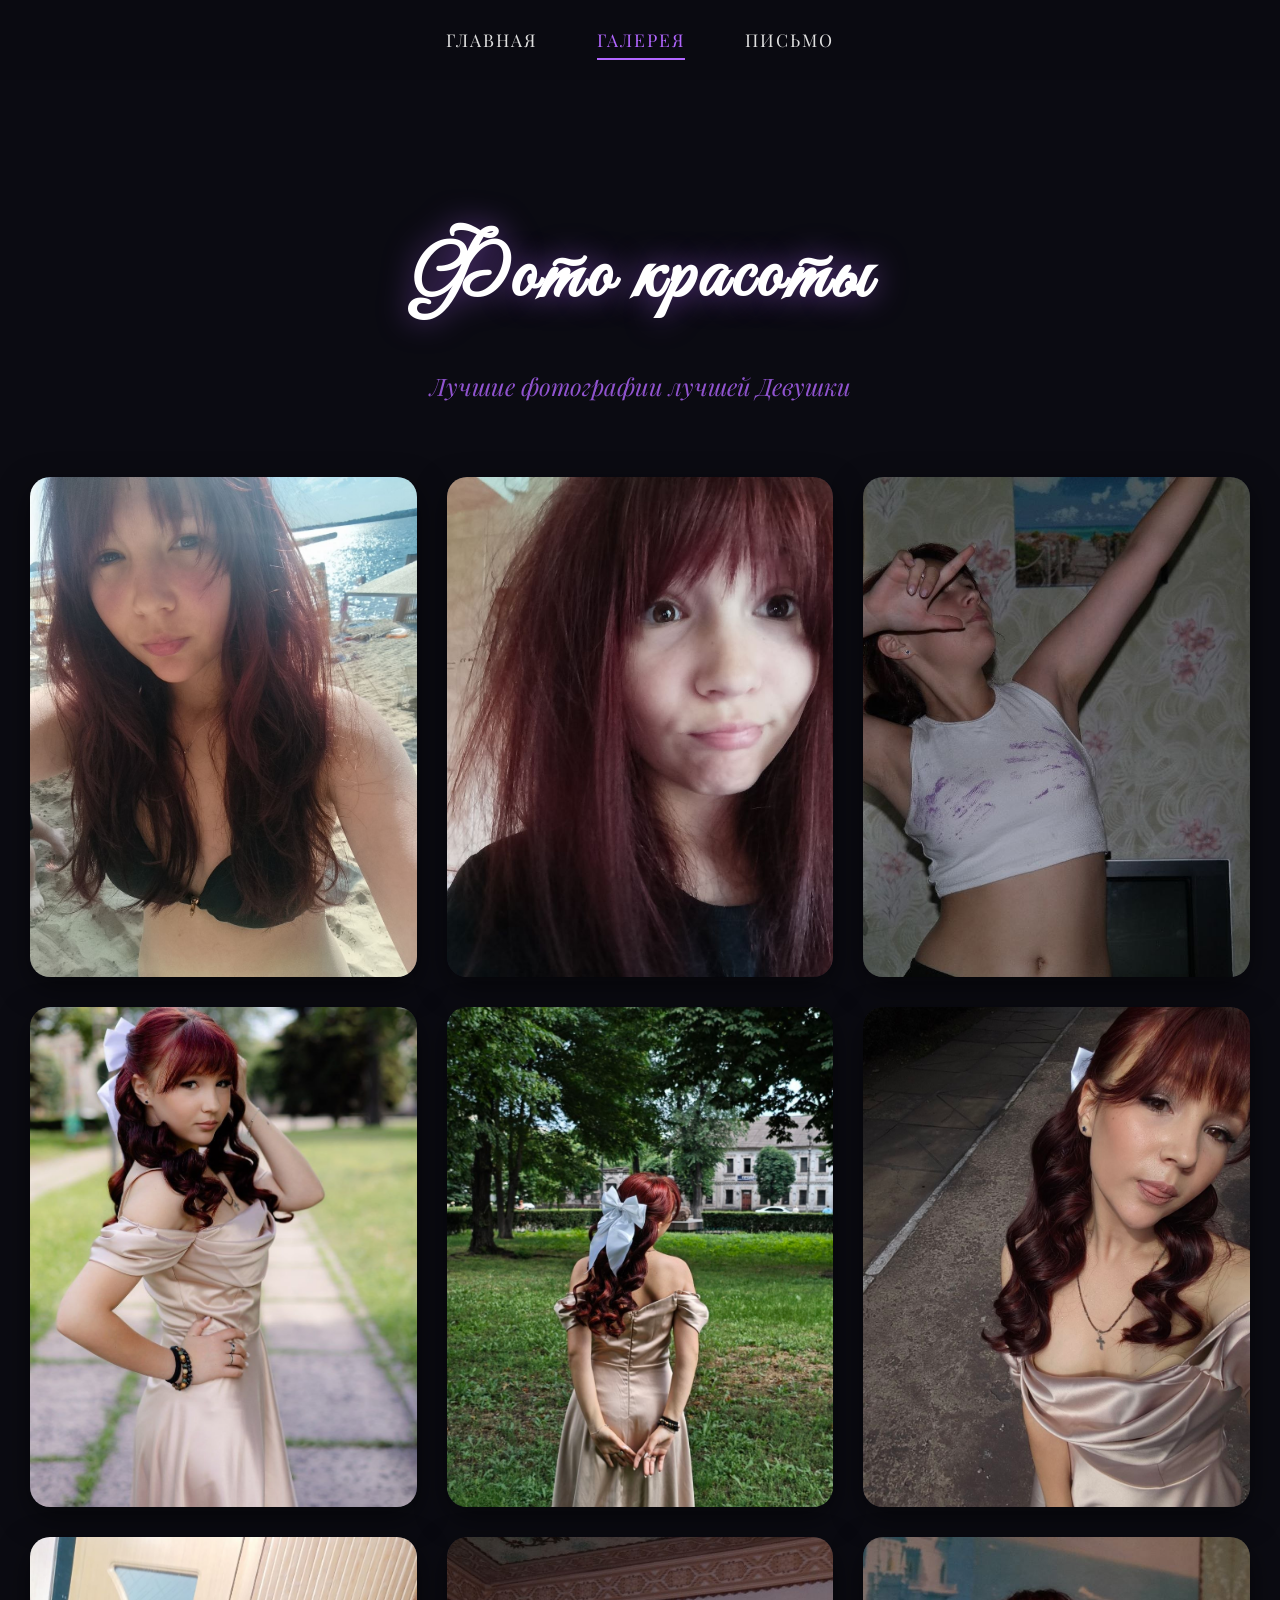
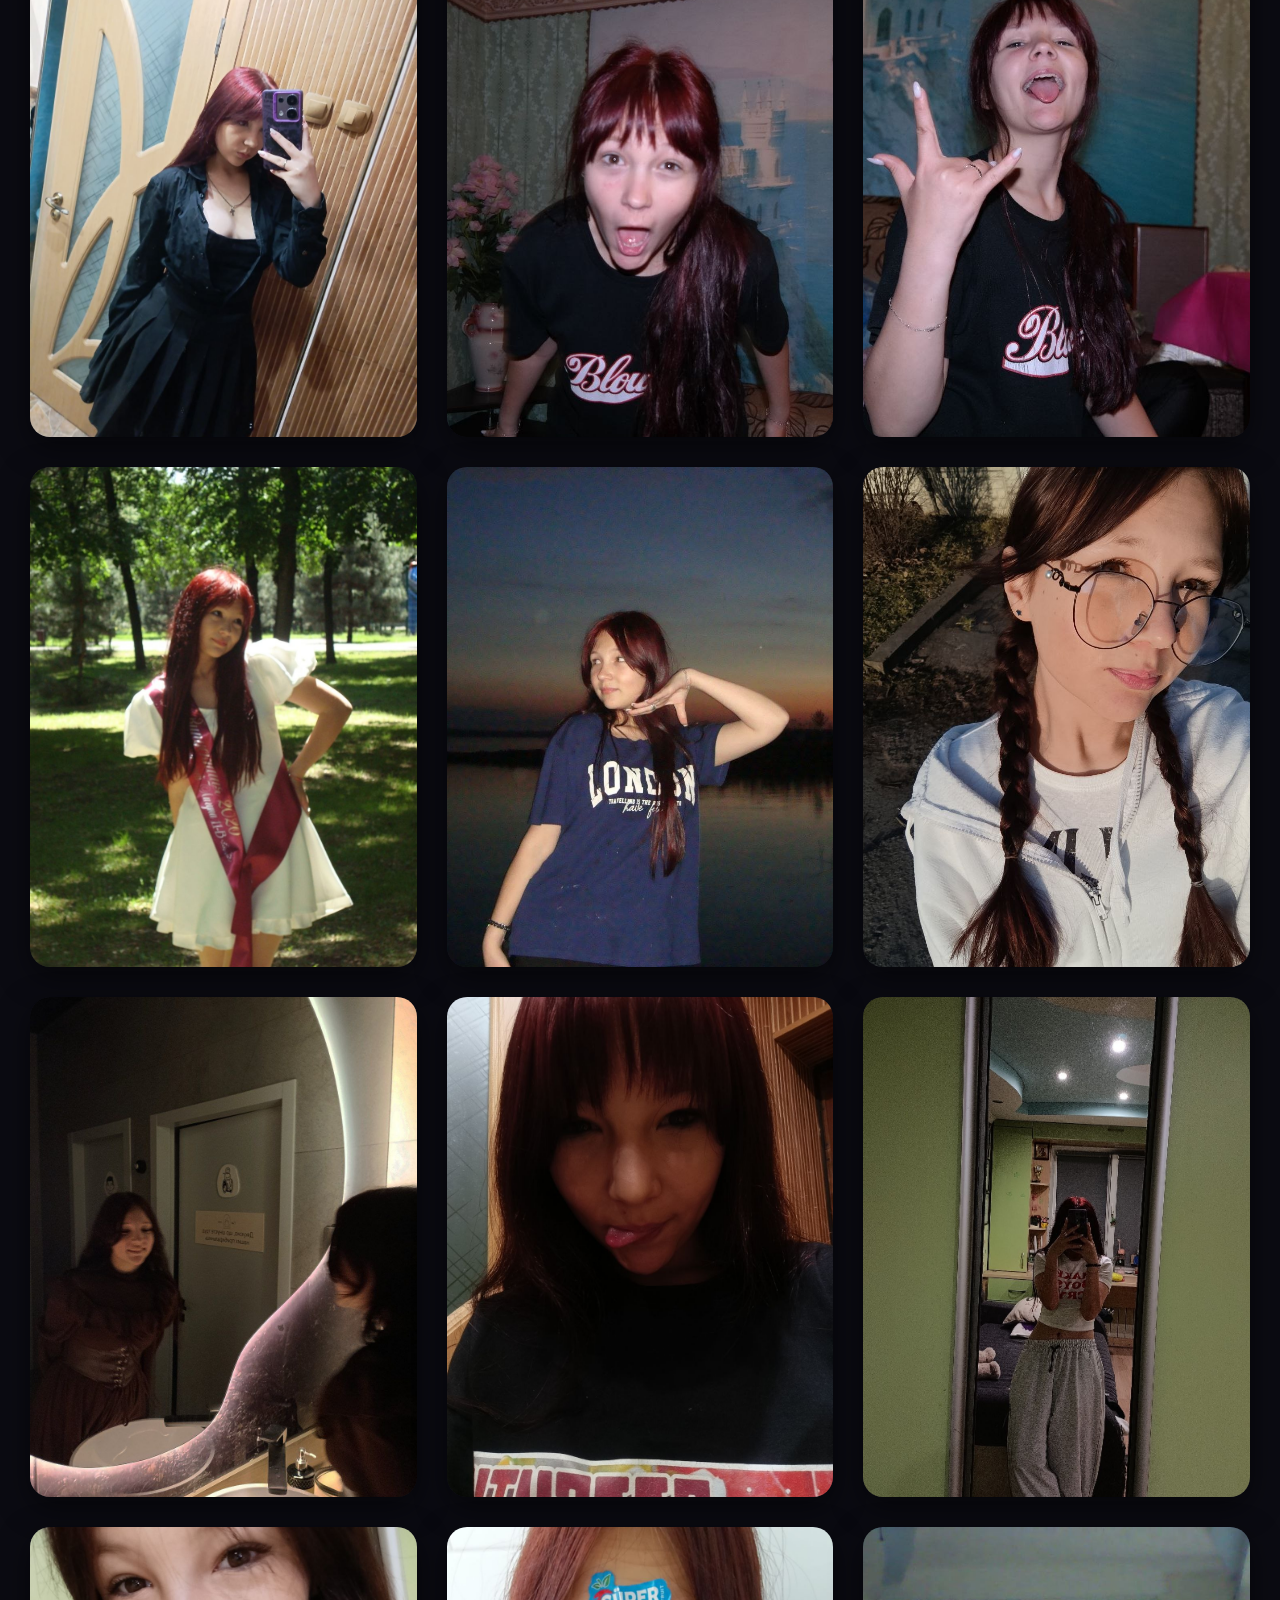
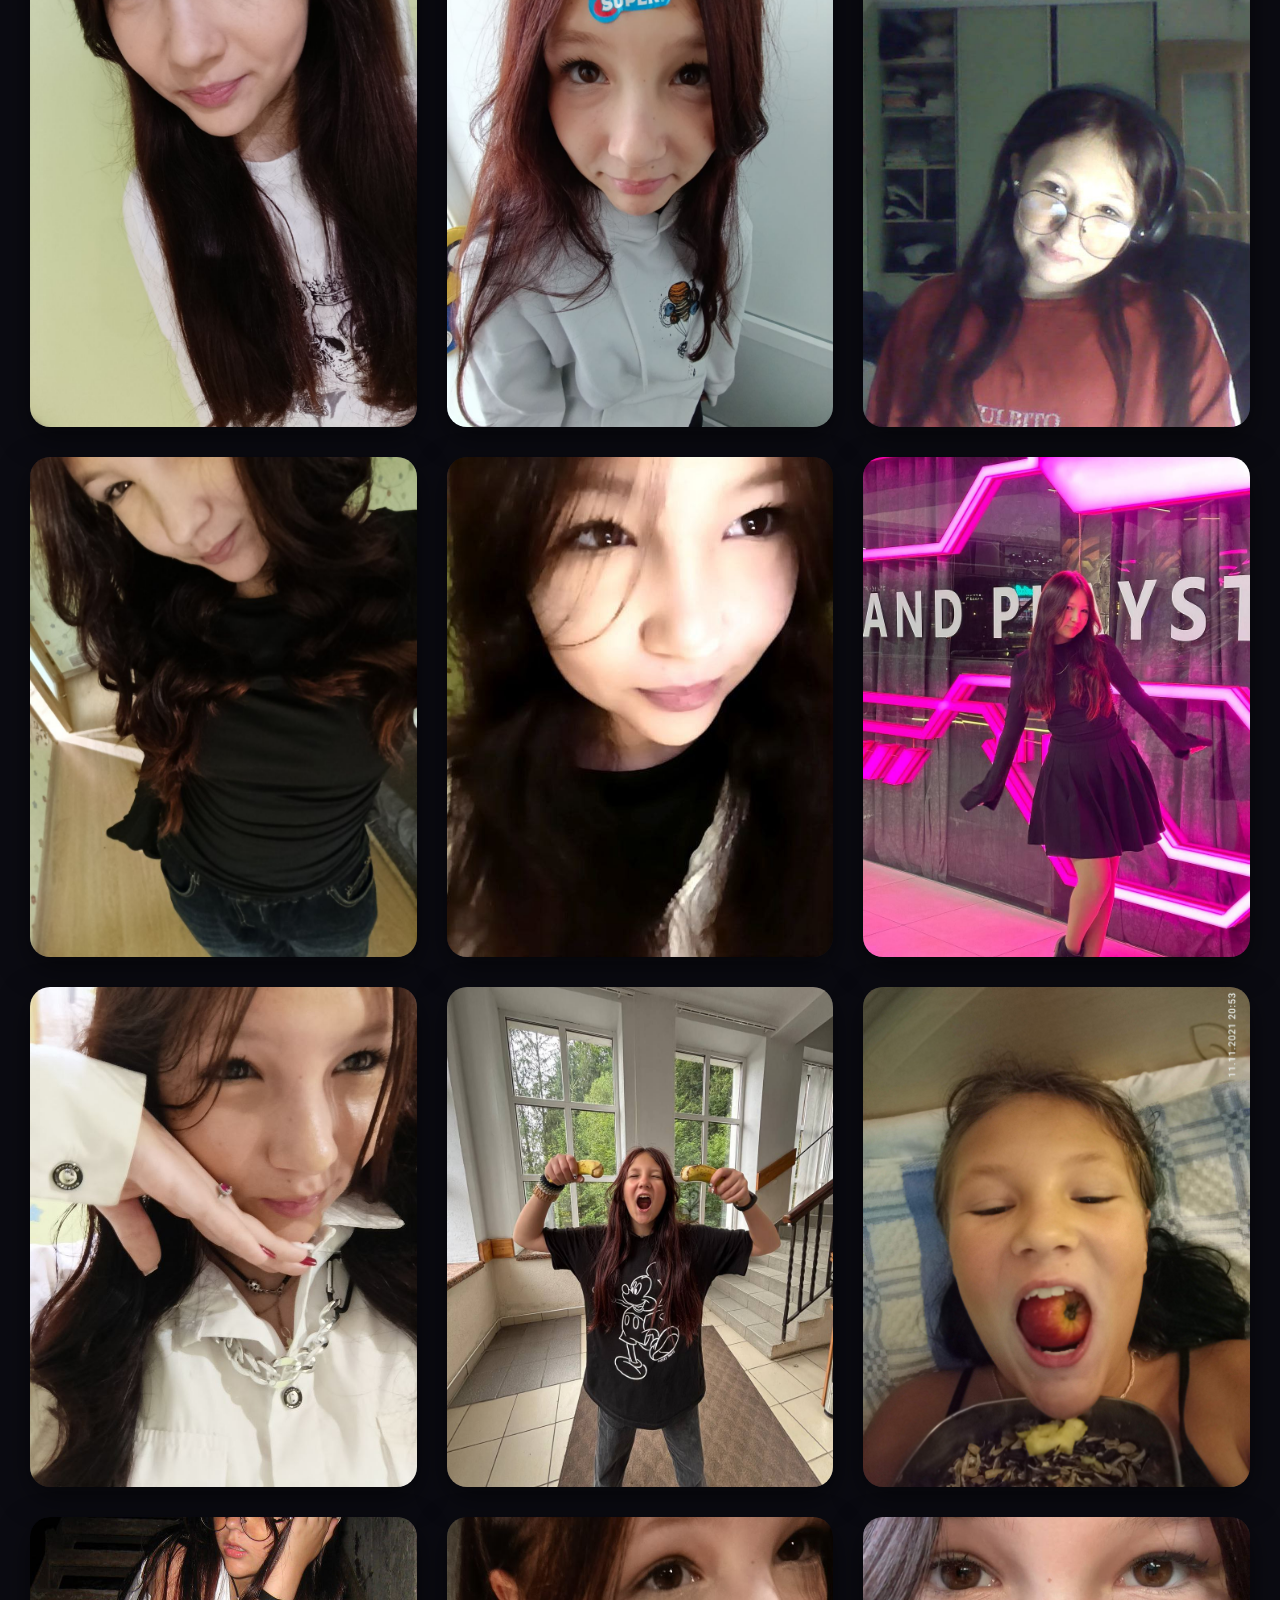
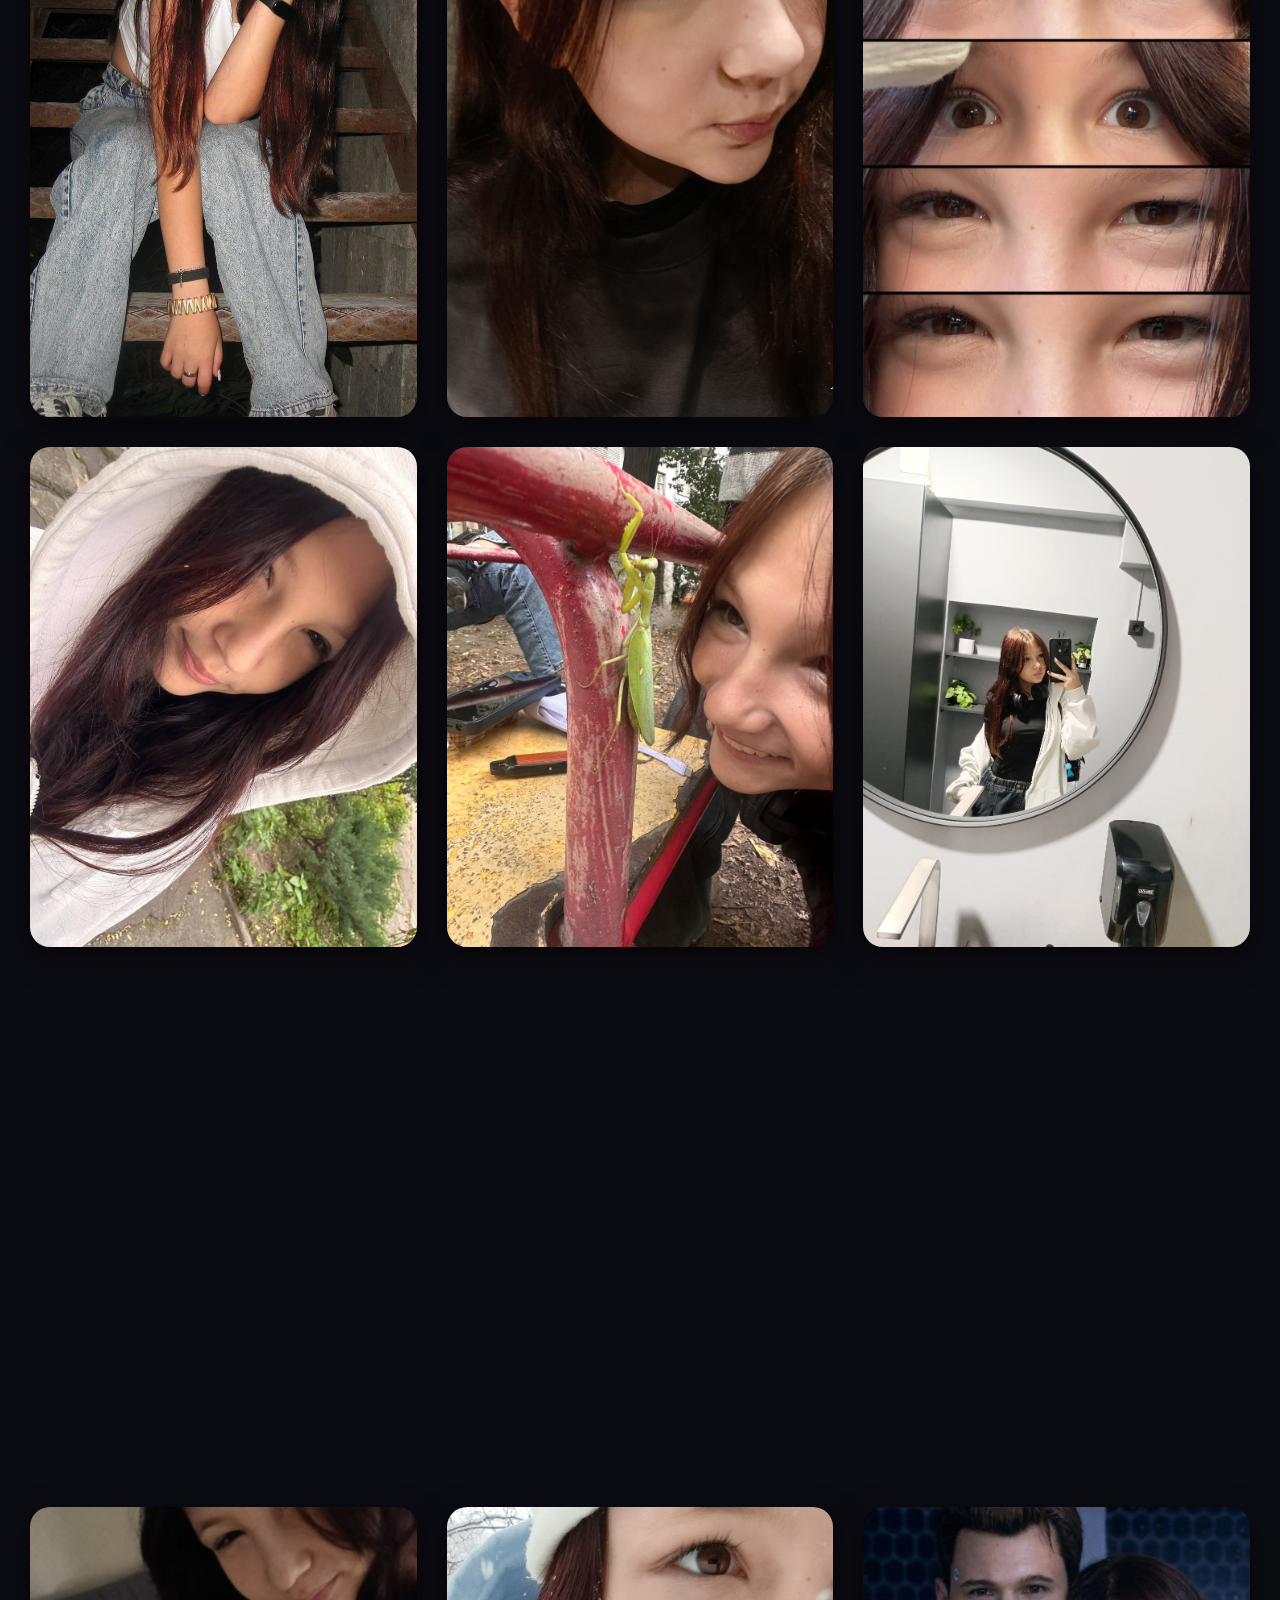
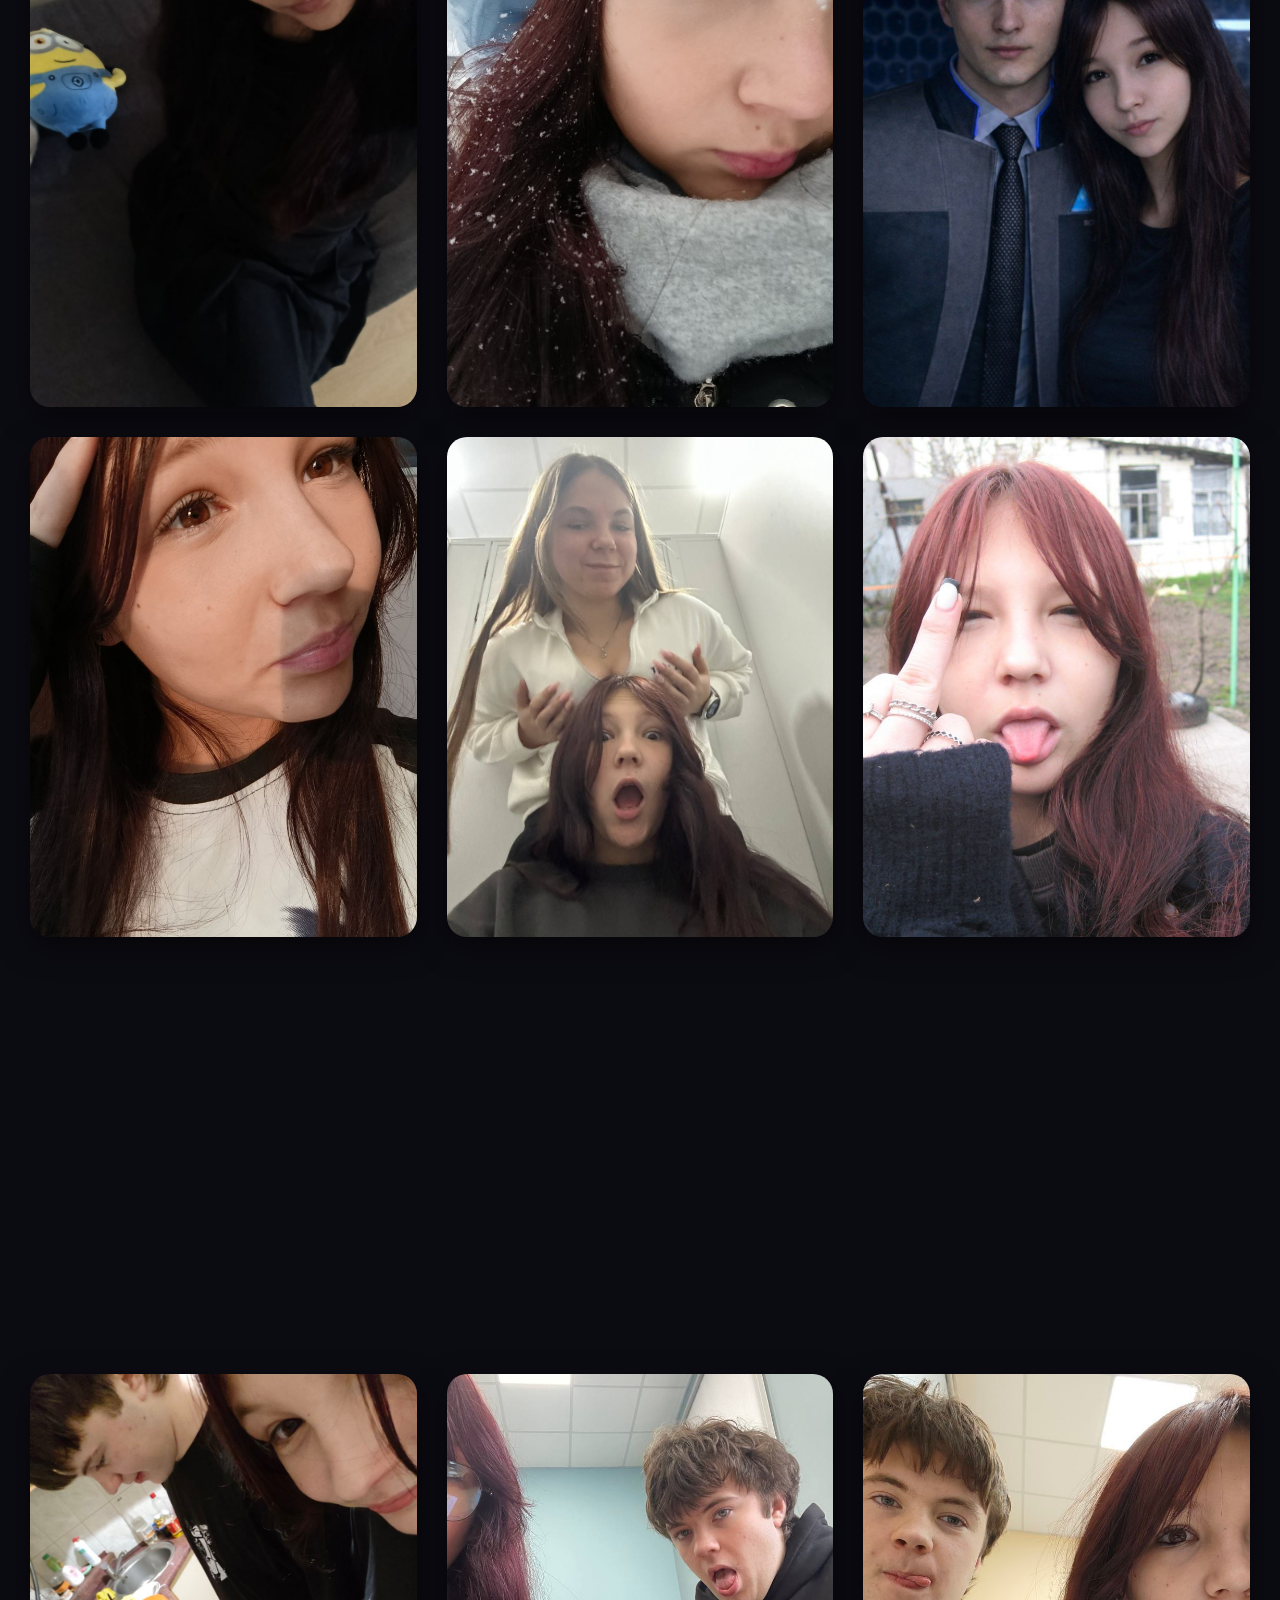
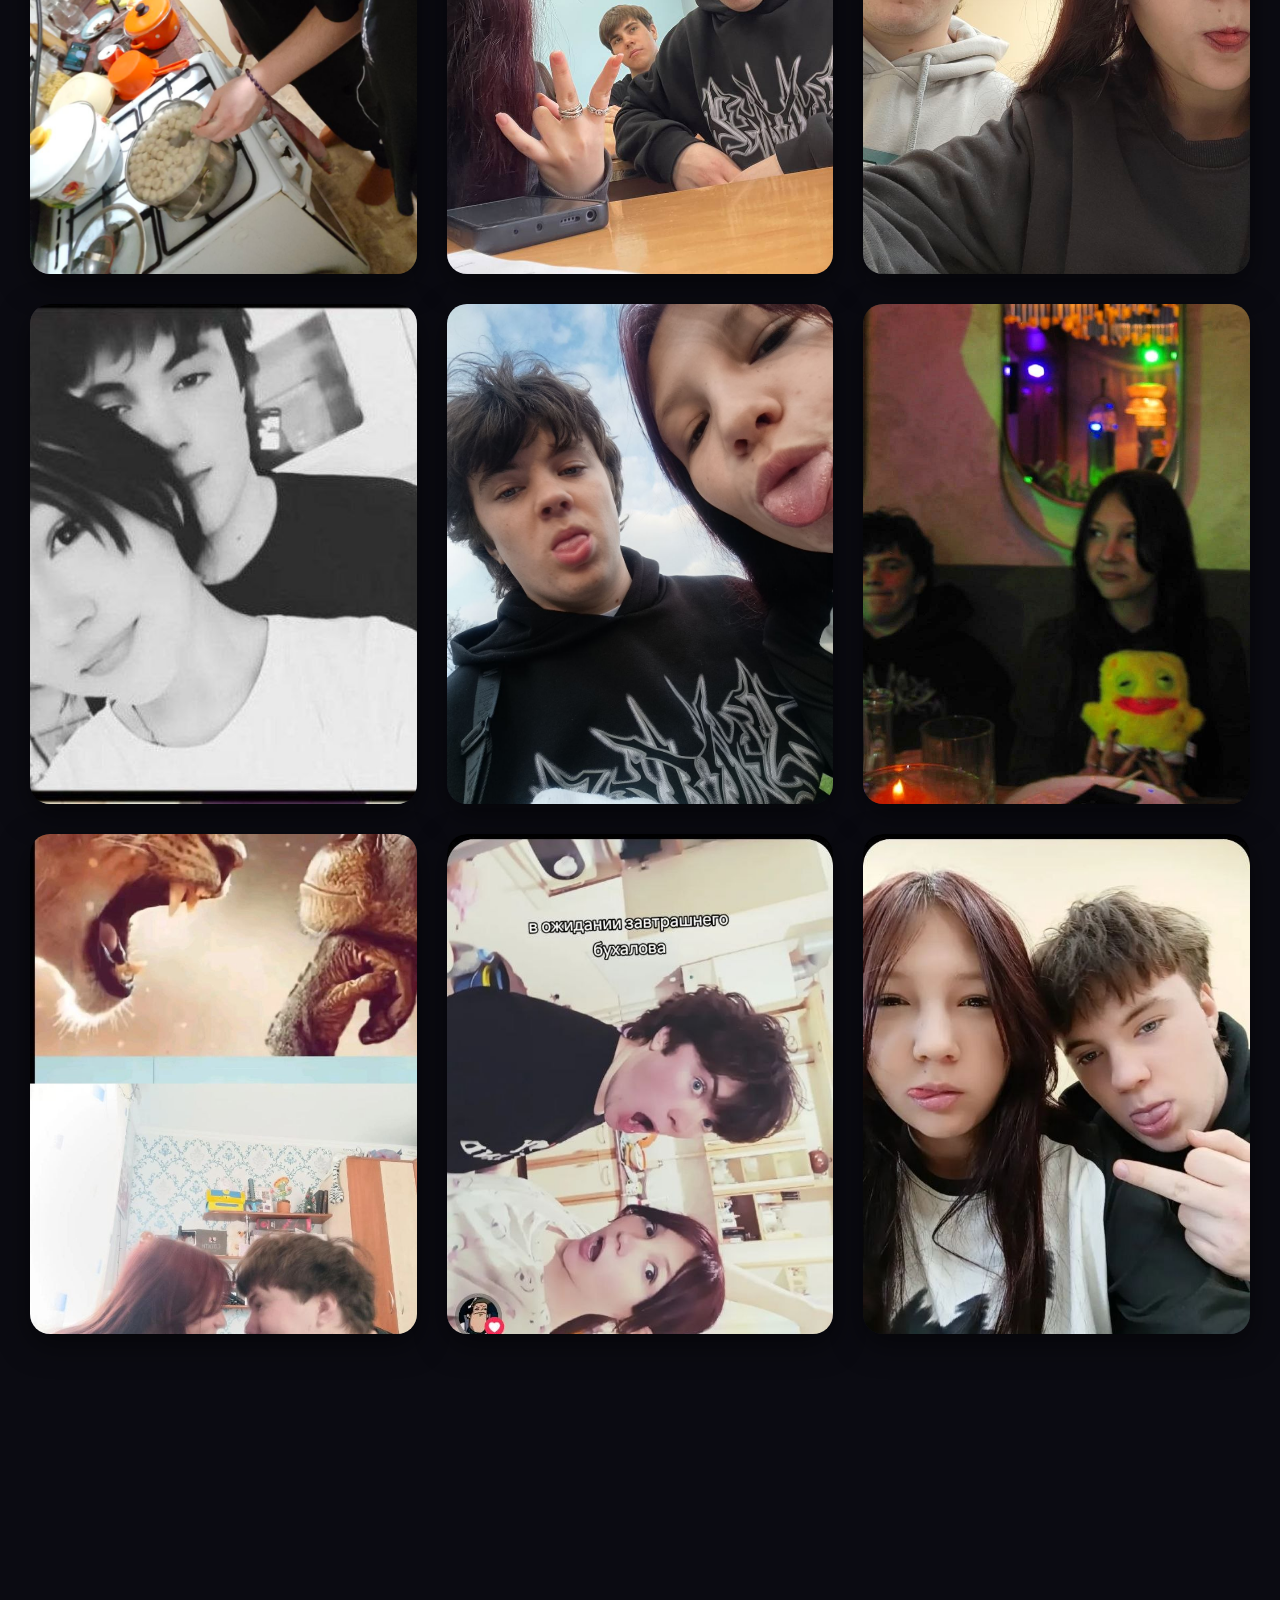
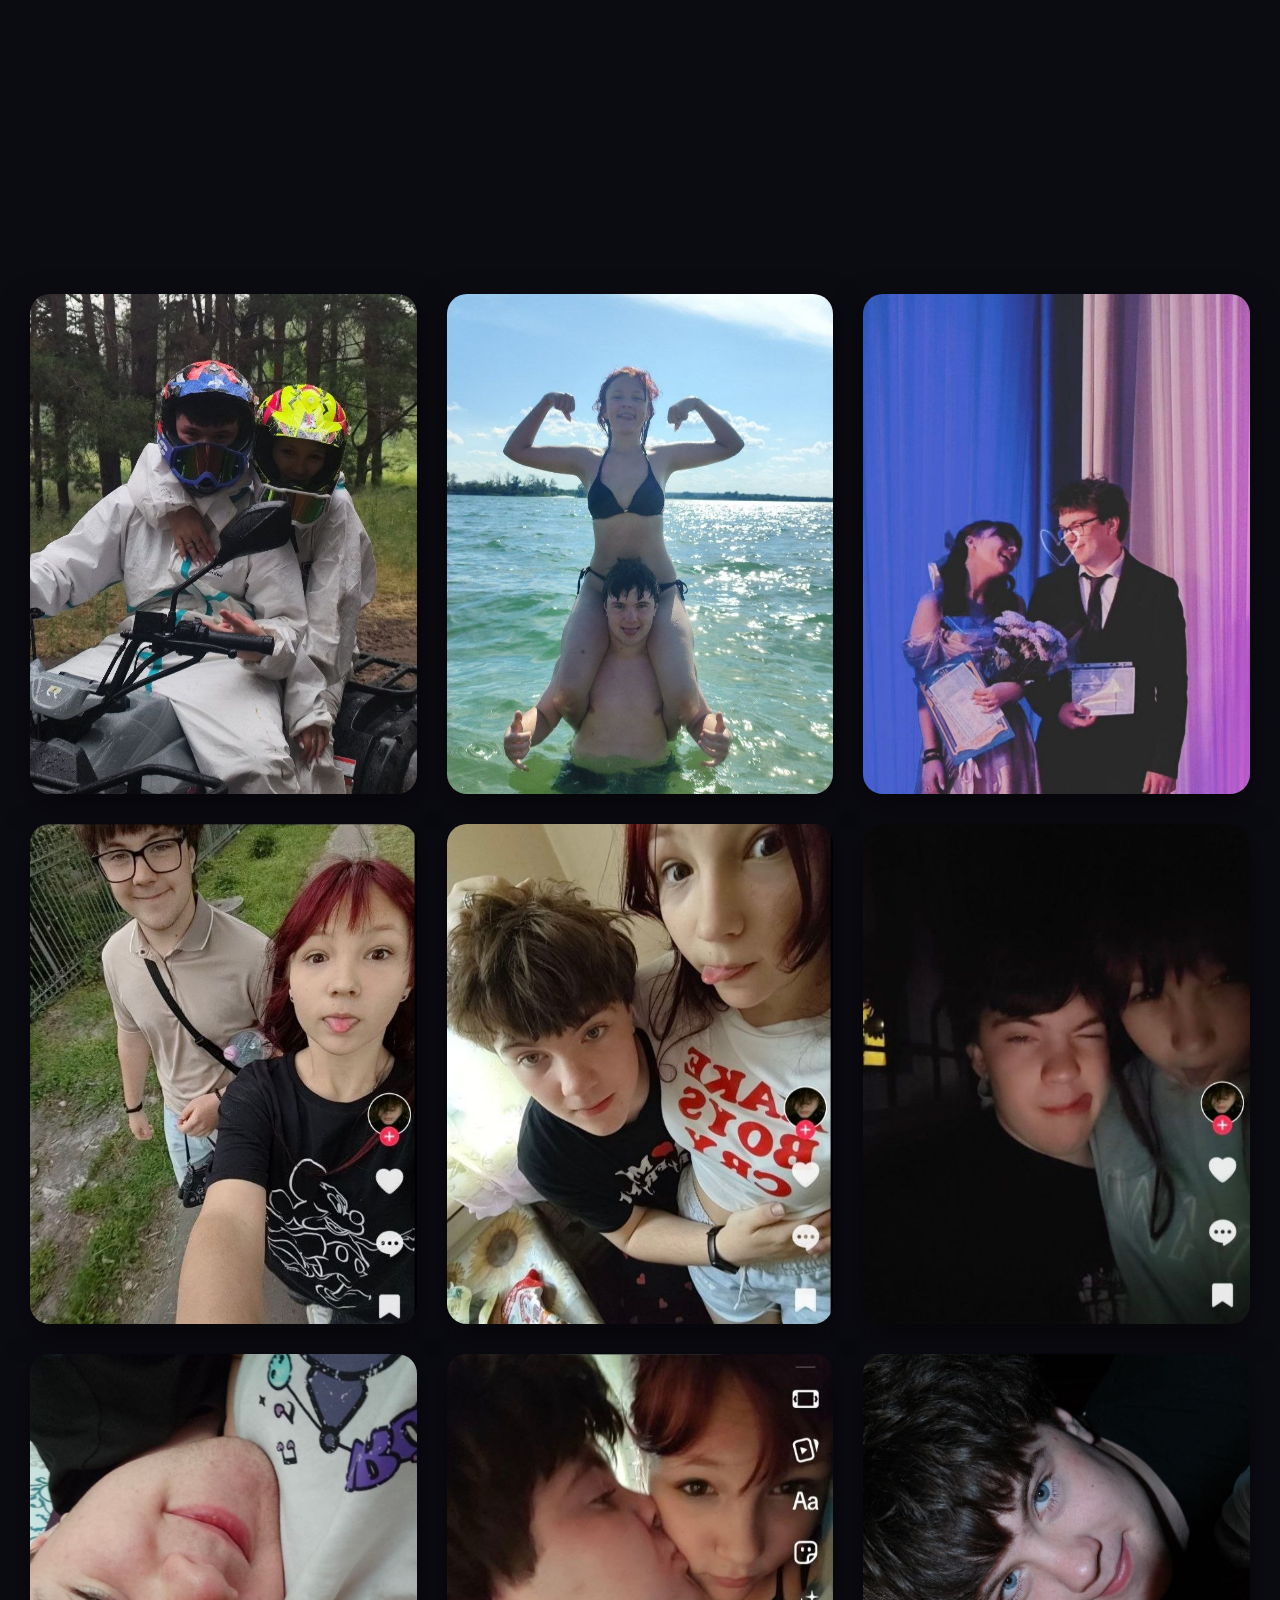
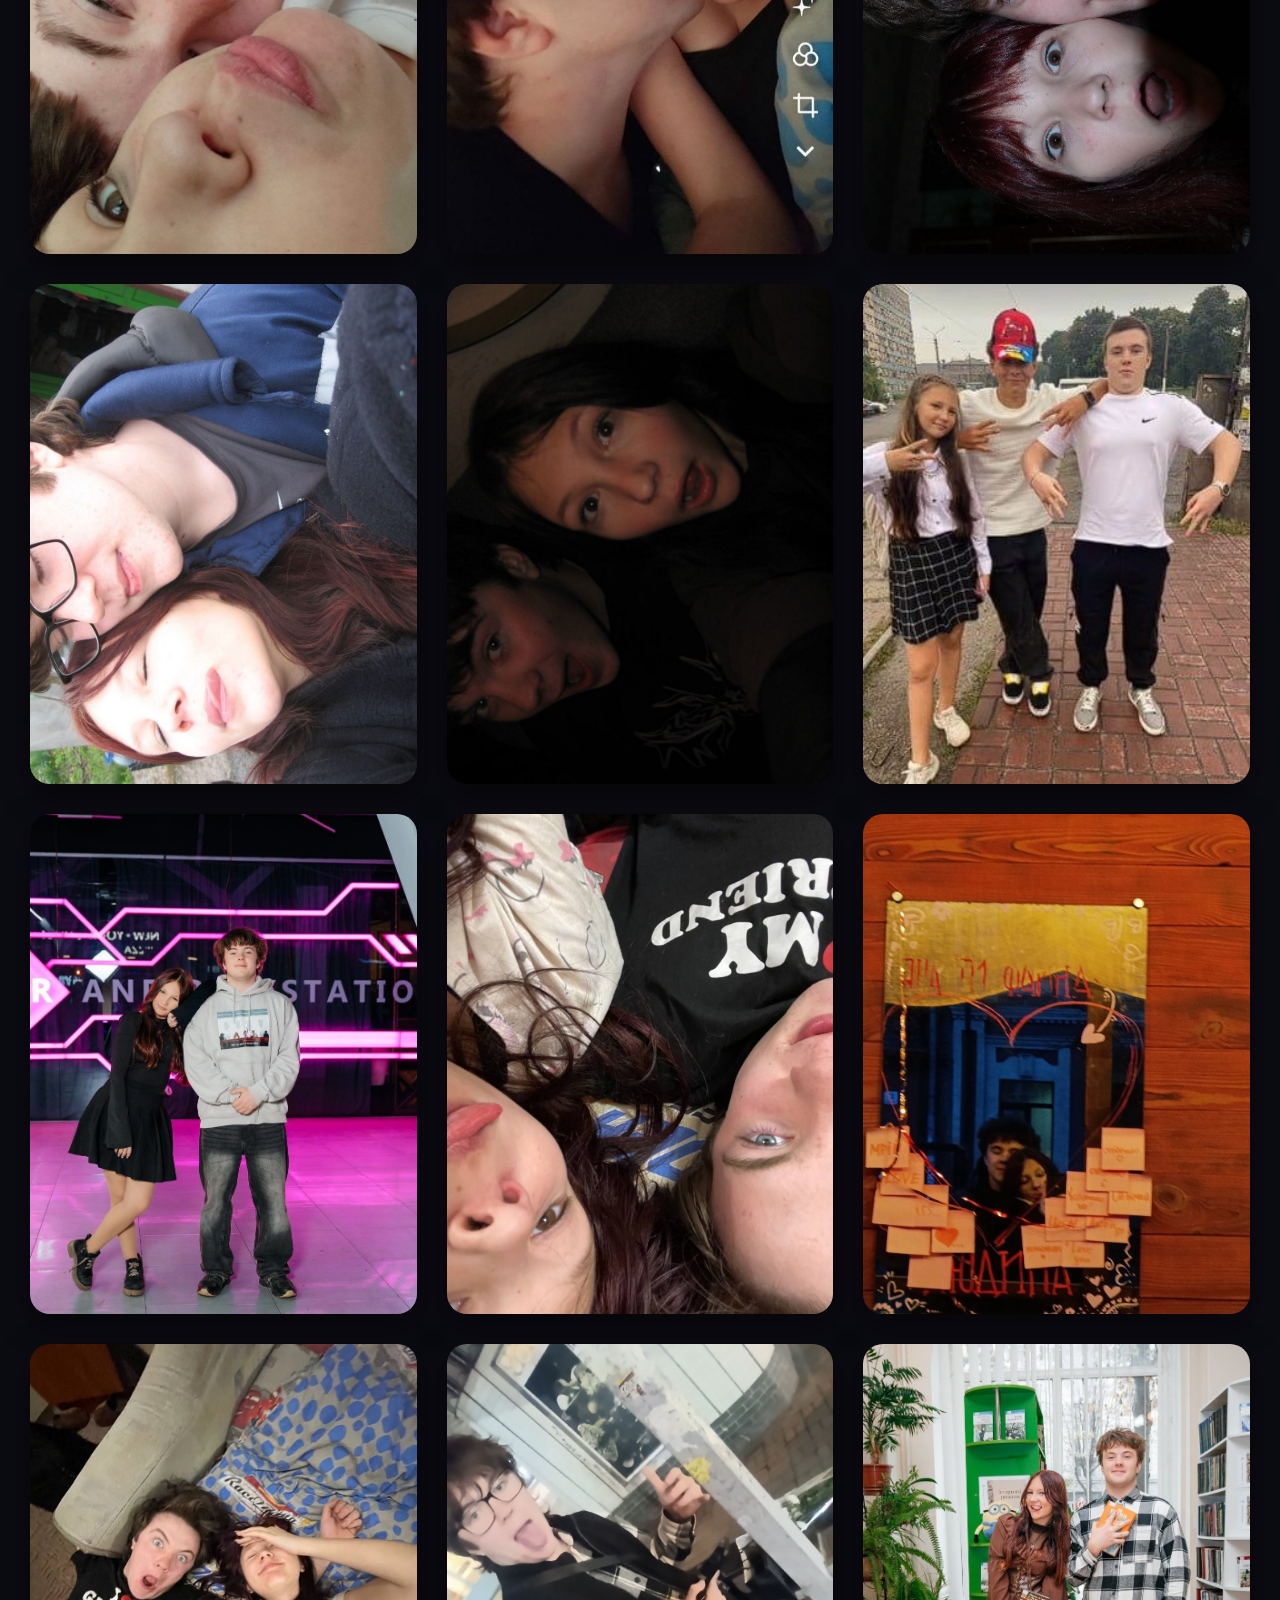
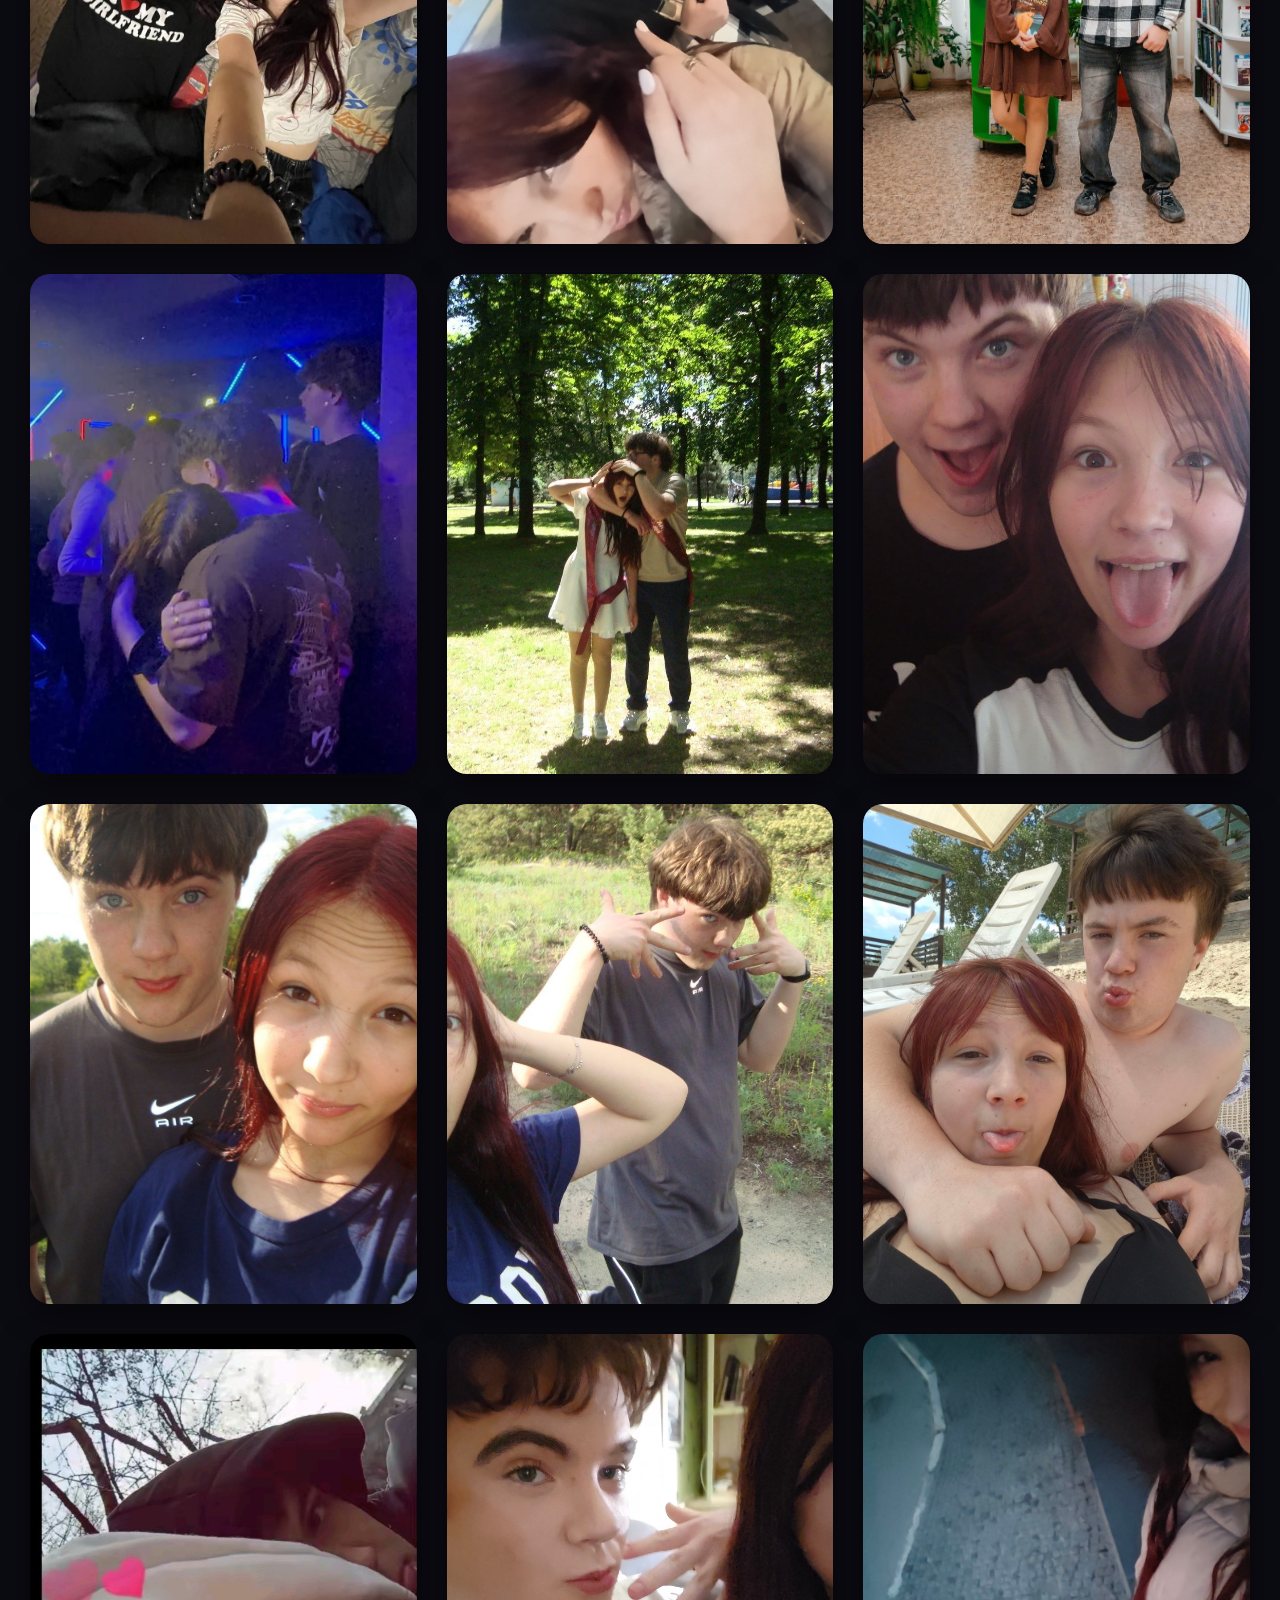
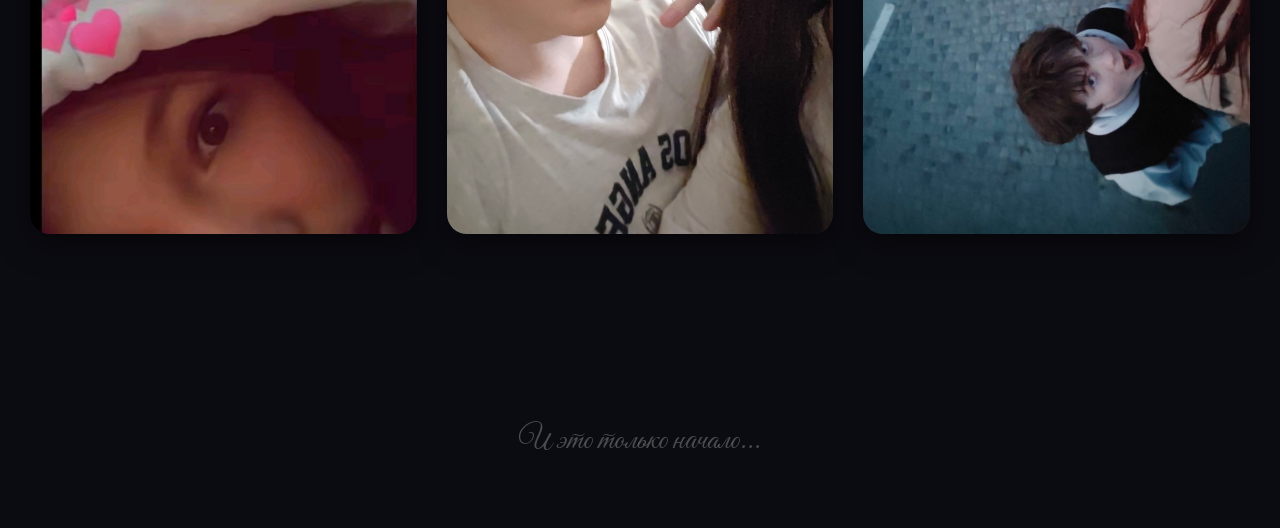
<file: gallery.html>
<!DOCTYPE html>
<html lang="ru">

<head>
	<meta charset="UTF-8">
	<meta name="viewport" content="width=device-width, initial-scale=1.0">
	<title>Наши моменты — Галерея</title>
	<link rel="shortcut icon" href="img/favicon/Danila.png" type="image/x-icon">
	<link rel="stylesheet" href="css/style.css">
	<link rel="preconnect" href="https://fonts.googleapis.com">
	<link rel="preconnect" href="https://fonts.gstatic.com" crossorigin>
	<link
		href="https://fonts.googleapis.com/css2?family=Great+Vibes&family=Playfair+Display:ital,wght@0,400..900;1,400..900&display=swap"
		rel="stylesheet">
</head>

<body>

	<header class="header">
		<nav class="nav">
			<a href="index.html" class="nav__link">Главная</a>
			<a href="gallery.html" class="nav__link active">Галерея</a>
			<a href="paroll.html" class="nav__link">Письмо</a>
		</nav>
	</header>

	<section class="gallery-hero hidden">
		<div class="container">
			<h1 class="hero__title">Фото красоты</h1>
			<p class="gallery-subtitle">Лучшие фотографии лучшей Девушки</p>
		</div>
	</section>

	<main class="gallery container">
		<div class="gallery__grid">

			<div class="gallery__item hidden">
				<div class="gallery__card">
					<img src="img/gallery/53.jpg" alt="Момент">
					<div class="gallery__caption">Такая красиваца на пляже</div>
				</div>
			</div>

			<div class="gallery__item hidden">
				<div class="gallery__card">
					<img src="img/gallery/54.jpg" alt="Момент">
					<div class="gallery__caption">Слишком мили чтобы не добавить</div>
				</div>
			</div>

			<div class="gallery__item hidden">
				<div class="gallery__card">
					<img src="img/gallery/55.jpg" alt="Момент">
					<div class="gallery__caption">Джо джо референс</div>
				</div>
			</div>
			<div class="gallery__item hidden">
				<div class="gallery__card">
					<img src="img/gallery/56.jpg" alt="Момент">
					<div class="gallery__caption">Была самой красивой на выпуске</div>
				</div>
			</div>
			<div class="gallery__item hidden">
				<div class="gallery__card">
					<img src="img/gallery/57.jpg" alt="Момент">
					<div class="gallery__caption">Была самой красивой на выпуске</div>
				</div>
			</div>
			<div class="gallery__item hidden">
				<div class="gallery__card">
					<img src="img/gallery/58.jpg" alt="Момент">
					<div class="gallery__caption">Была самой красивой на выпуске</div>
				</div>
			</div>
			<div class="gallery__item hidden">
				<div class="gallery__card">
					<img src="img/gallery/59.jpg" alt="Момент">
					<div class="gallery__caption">Сисюлики</div>
				</div>
			</div>

			<div class="gallery__item hidden">
				<div class="gallery__card">
					<img src="img/gallery/60.jpg" alt="Момент">
					<div class="gallery__caption">Лякаючий рик</div>
				</div>
			</div>

			<div class="gallery__item hidden">
				<div class="gallery__card">
					<img src="img/gallery/61.jpg" alt="Момент">
					<div class="gallery__caption">Слишком крутая</div>
				</div>
			</div>
			<div class="gallery__item hidden">
				<div class="gallery__card">
					<img src="img/gallery/62.jpg" alt="Момент">
					<div class="gallery__caption">Принцесса моя</div>
				</div>
			</div>
			<div class="gallery__item hidden">
				<div class="gallery__card">
					<img src="img/gallery/63.jpg" alt="Момент">
					<div class="gallery__caption">Вайбик в домике</div>
				</div>
			</div>
			<div class="gallery__item hidden">
				<div class="gallery__card">
					<img src="img/gallery/64.jpg" alt="Момент">
					<div class="gallery__caption">Безумно красивая</div>
				</div>
			</div>
			<div class="gallery__item hidden">
				<div class="gallery__card">
					<img src="img/gallery/65.jpg" alt="Момент">
					<div class="gallery__caption">Принцессе 17!</div>
				</div>
			</div>

			<div class="gallery__item hidden">
				<div class="gallery__card">
					<img src="img/gallery/66.jpg" alt="Момент">
					<div class="gallery__caption">Касивая</div>
				</div>
			</div>

			<div class="gallery__item hidden">
				<div class="gallery__card">
					<img src="img/gallery/67.jpg" alt="Момент">
					<div class="gallery__caption">Лучшая фигура в мире (фото наз.67)</div>
				</div>
			</div>
			<div class="gallery__item hidden">
				<div class="gallery__card">
					<img src="img/gallery/68.jpg" alt="Момент">
					<div class="gallery__caption">Лучшая девочка в мире</div>
				</div>
			</div>
			<div class="gallery__item hidden">
				<div class="gallery__card">
					<img src="img/gallery/69.jpg" alt="Момент">
					<div class="gallery__caption">Безумно мили 2.0</div>
				</div>
			</div>
			<div class="gallery__item hidden">
				<div class="gallery__card">
					<img src="img/gallery/70.jpg" alt="Момент">
					<div class="gallery__caption">Безумно мили 3.0</div>
				</div>
			</div>
			<div class="gallery__item hidden">
				<div class="gallery__card">
					<img src="img/gallery/71.jpg" alt="Момент">
					<div class="gallery__caption">А для кого это фото</div>
				</div>
			</div>

			<div class="gallery__item hidden">
				<div class="gallery__card">
					<img src="img/gallery/72.jpg" alt="Момент">
					<div class="gallery__caption">Самые красивые глазки</div>
				</div>
			</div>

			<div class="gallery__item hidden">
				<div class="gallery__card">
					<img src="img/gallery/73.jpg" alt="Момент">
					<div class="gallery__caption">Маленькая принцесска</div>
				</div>
			</div>
			<div class="gallery__item hidden">
				<div class="gallery__card">
					<img src="img/gallery/74.jpg" alt="Момент">
					<div class="gallery__caption">Безумно мили 4.0</div>
				</div>
			</div>
			<div class="gallery__item hidden">
				<div class="gallery__card">
					<img src="img/gallery/75.jpg" alt="Момент">
					<div class="gallery__caption">Она вооружена</div>
				</div>
			</div>
			<div class="gallery__item hidden">
				<div class="gallery__card">
					<img src="img/gallery/76.jpg" alt="Момент">
					<div class="gallery__caption">Куда без легенды</div>
				</div>
			</div>
			<div class="gallery__item hidden">
				<div class="gallery__card">
					<img src="img/gallery/77.jpg" alt="Момент">
					<div class="gallery__caption">Слишком стайл</div>
				</div>
			</div>
			<div class="gallery__item hidden">
				<div class="gallery__card">
					<img src="img/gallery/78.jpg" alt="Момент">
					<div class="gallery__caption">А тут похожа на эльфийку</div>
				</div>
			</div>
			<div class="gallery__item hidden">
				<div class="gallery__card">
					<img src="img/gallery/79.jpg" alt="Момент">
					<div class="gallery__caption">Лучшие глазки в мире</div>
				</div>
			</div>
			<div class="gallery__item hidden">
				<div class="gallery__card">
					<img src="img/gallery/80.jpg" alt="Момент">
					<div class="gallery__caption">Прекрасна как всегда</div>
				</div>
			</div>
			<div class="gallery__item hidden">
				<div class="gallery__card">
					<img src="img/gallery/81.jpg" alt="Момент">
					<div class="gallery__caption">БОГОМОЛ</div>
				</div>
			</div>
			<div class="gallery__item hidden">
				<div class="gallery__card">
					<img src="img/gallery/82.jpg" alt="Момент">
					<div class="gallery__caption">Касиииииваааяяяяя</div>
				</div>
			</div>
			<div class="gallery__item hidden">
				<div class="gallery__card">
					<img src="img/gallery/83.jpg" alt="Момент">
					<div class="gallery__caption">Это ёжик 100%</div>
				</div>
			</div>
			<div class="gallery__item hidden">
				<div class="gallery__card">
					<img src="img/gallery/84.jpg" alt="Момент">
					<div class="gallery__caption">Секретное фото с задания</div>
				</div>
			</div>
			<div class="gallery__item hidden">
				<div class="gallery__card">
					<img src="img/gallery/85.jpg" alt="Момент">
					<div class="gallery__caption">Самые красивые волосы</div>
				</div>
			</div>
			<div class="gallery__item hidden">
				<div class="gallery__card">
					<img src="img/gallery/86.jpg" alt="Момент">
					<div class="gallery__caption">Красаааавиииицаааа</div>
				</div>
			</div>
			<div class="gallery__item hidden">
				<div class="gallery__card">
					<img src="img/gallery/87.jpg" alt="Момент">
					<div class="gallery__caption">Безумно мили 5.0</div>
				</div>
			</div>
			<div class="gallery__item hidden">
				<div class="gallery__card">
					<img src="img/gallery/88.jpg" alt="Момент">
					<div class="gallery__caption">С любимым</div>
				</div>
			</div>
			<div class="gallery__item hidden">
				<div class="gallery__card">
					<img src="img/gallery/89.jpg" alt="Момент">
					<div class="gallery__caption">Самая красивая девушка в мире</div>
				</div>
			</div>
			<div class="gallery__item hidden">
				<div class="gallery__card">
					<img src="img/gallery/90.jpg" alt="Момент">
					<div class="gallery__caption">С любимими сисюликами</div>
				</div>
			</div>
			<div class="gallery__item hidden">
				<div class="gallery__card">
					<img src="img/gallery/91.jpg" alt="Момент">
					<div class="gallery__caption">#любимый жест</div>
				</div>
			</div>
		</div>

		<section class="gallery-hero hidden">
			<div class="container">
				<h1 class="hero__title">Фото красоты</h1>
				<p class="gallery-subtitle">Лучшие фотографии лучшей пары</p>
			</div>
		</section>
		<div class="gallery__grid">

			<div class="gallery__item hidden">
				<div class="gallery__card">
					<img src="img/gallery/13.jpg" alt="Момент">
					<div class="gallery__caption">#готовка</div>
				</div>
			</div>

			<div class="gallery__item hidden">
				<div class="gallery__card">
					<img src="img/gallery/14.jpg" alt="Момент">
					<div class="gallery__caption">В шкиле</div>
				</div>
			</div>

			<div class="gallery__item hidden">
				<div class="gallery__card">
					<img src="img/gallery/15.jpg" alt="Момент">
					<div class="gallery__caption">В шкиле 2.0</div>
				</div>
			</div>
			<div class="gallery__item hidden">
				<div class="gallery__card">
					<img src="img/gallery/16.jpg" alt="Момент">
					<div class="gallery__caption">8 марта</div>
				</div>
			</div>
			<div class="gallery__item hidden">
				<div class="gallery__card">
					<img src="img/gallery/18.jpg" alt="Момент">
					<div class="gallery__caption">Самые пиздатые</div>
				</div>
			</div>
			<div class="gallery__item hidden">
				<div class="gallery__card">
					<img src="img/gallery/19.jpg" alt="Момент">
					<div class="gallery__caption">Др принцессы</div>
				</div>
			</div>
			<div class="gallery__item hidden">
				<div class="gallery__card">
					<img src="img/gallery/20.jpg" alt="Момент">
					<div class="gallery__caption">Сказали повторить, а не превзойти</div>
				</div>
			</div>

			<div class="gallery__item hidden">
				<div class="gallery__card">
					<img src="img/gallery/21.jpg" alt="Момент">
					<div class="gallery__caption">Красуни</div>
				</div>
			</div>

			<div class="gallery__item hidden">
				<div class="gallery__card">
					<img src="img/gallery/22.jpg" alt="Момент">
					<div class="gallery__caption">Как всегда легенды</div>
				</div>
			</div>
			<div class="gallery__item hidden">
				<div class="gallery__card">
					<img src="img/gallery/23.jpg" alt="Момент">
					<div class="gallery__caption">Лютое бухалово на выпуске</div>
				</div>
			</div>
			<div class="gallery__item hidden">
				<div class="gallery__card">
					<img src="img/gallery/24.jpg" alt="Момент">
					<div class="gallery__caption">Лучшие выпускники</div>
				</div>
			</div>
			<div class="gallery__item hidden">
				<div class="gallery__card">
					<img src="img/gallery/25.jpg" alt="Момент">
					<div class="gallery__caption">Они вахуи</div>
				</div>
			</div>
			<div class="gallery__item hidden">
				<div class="gallery__card">
					<img src="img/gallery/26.jpg" alt="Момент">
					<div class="gallery__caption">Лучше гонщиков Ф1</div>
				</div>
			</div>

			<div class="gallery__item hidden">
				<div class="gallery__card">
					<img src="img/gallery/27.jpg" alt="Момент">
					<div class="gallery__caption">На пляжике</div>
				</div>
			</div>

			<div class="gallery__item hidden">
				<div class="gallery__card">
					<img src="img/gallery/28.jpg" alt="Момент">
					<div class="gallery__caption">Фото слишком вайб</div>
				</div>
			</div>
			<div class="gallery__item hidden">
				<div class="gallery__card">
					<img src="img/gallery/29.jpg" alt="Момент">
					<div class="gallery__caption">Идем ко мне домой</div>
				</div>
			</div>
			<div class="gallery__item hidden">
				<div class="gallery__card">
					<img src="img/gallery/30.jpg" alt="Момент">
					<div class="gallery__caption">Отдыхают</div>
				</div>
			</div>
			<div class="gallery__item hidden">
				<div class="gallery__card">
					<img src="img/gallery/31.jpg" alt="Момент">
					<div class="gallery__caption">Мили</div>
				</div>
			</div>
			<div class="gallery__item hidden">
				<div class="gallery__card">
					<img src="img/gallery/32.jpg" alt="Момент">
					<div class="gallery__caption">Улыбаки</div>
				</div>
			</div>

			<div class="gallery__item hidden">
				<div class="gallery__card">
					<img src="img/gallery/33.jpg" alt="Момент">
					<div class="gallery__caption">Цьоми цьоми</div>
				</div>
			</div>

			<div class="gallery__item hidden">
				<div class="gallery__card">
					<img src="img/gallery/34.jpg" alt="Момент">
					<div class="gallery__caption">Красивые на даче</div>
				</div>
			</div>
			<div class="gallery__item hidden">
				<div class="gallery__card">
					<img src="img/gallery/35.jpg" alt="Момент">
					<div class="gallery__caption">Красивые на другой даче</div>
				</div>
			</div>
			<div class="gallery__item hidden">
				<div class="gallery__card">
					<img src="img/gallery/36.jpg" alt="Момент">
					<div class="gallery__caption">На др</div>
				</div>
			</div>
			<div class="gallery__item hidden">
				<div class="gallery__card">
					<img src="img/gallery/37.jpg" alt="Момент">
					<div class="gallery__caption">Первое совмесное фото</div>
				</div>
			</div>
			<div class="gallery__item hidden">
				<div class="gallery__card">
					<img src="img/gallery/38.jpg" alt="Момент">
					<div class="gallery__caption">Фотосессия</div>
				</div>
			</div>
			<div class="gallery__item hidden">
				<div class="gallery__card">
					<img src="img/gallery/39.jpg" alt="Момент">
					<div class="gallery__caption">Любими</div>
				</div>
			</div>
			<div class="gallery__item hidden">
				<div class="gallery__card">
					<img src="img/gallery/40.jpg" alt="Момент">
					<div class="gallery__caption">14 февраля</div>
				</div>
			</div>
			<div class="gallery__item hidden">
				<div class="gallery__card">
					<img src="img/gallery/41.jpg" alt="Момент">
					<div class="gallery__caption">А где его рука?</div>
				</div>
			</div>
			<div class="gallery__item hidden">
				<div class="gallery__card">
					<img src="img/gallery/42.jpg" alt="Момент">
					<div class="gallery__caption">Пол годика</div>
				</div>
			</div>
			<div class="gallery__item hidden">
				<div class="gallery__card">
					<img src="img/gallery/43.jpg" alt="Момент">
					<div class="gallery__caption">А что там на книжке???</div>
				</div>
			</div>
			<div class="gallery__item hidden">
				<div class="gallery__card">
					<img src="img/gallery/44.jpg" alt="Момент">
					<div class="gallery__caption">Слишком вайбик</div>
				</div>
			</div>
			<div class="gallery__item hidden">
				<div class="gallery__card">
					<img src="img/gallery/45.jpg" alt="Момент">
					<div class="gallery__caption">Последний звонок, прощай туалет..</div>
				</div>
			</div>
			<div class="gallery__item hidden">
				<div class="gallery__card">
					<img src="img/gallery/46.jpg" alt="Момент">
					<div class="gallery__caption">Как всегда пиздаты</div>
				</div>
			</div>
			<div class="gallery__item hidden">
				<div class="gallery__card">
					<img src="img/gallery/47.jpg" alt="Момент">
					<div class="gallery__caption">Домиик</div>
				</div>
			</div>
			<div class="gallery__item hidden">
				<div class="gallery__card">
					<img src="img/gallery/48.jpg" alt="Момент">
					<div class="gallery__caption">Гуляем в домике</div>
				</div>
			</div>
			<div class="gallery__item hidden">
				<div class="gallery__card">
					<img src="img/gallery/49.jpg" alt="Момент">
					<div class="gallery__caption">Чилим на пляжике</div>
				</div>
			</div>
			<div class="gallery__item hidden">
				<div class="gallery__card">
					<img src="img/gallery/50.jpg" alt="Момент">
					<div class="gallery__caption">Любими</div>
				</div>
			</div>
			<div class="gallery__item hidden">
				<div class="gallery__card">
					<img src="img/gallery/51.jpg" alt="Момент">
					<div class="gallery__caption">Красотка и красавица</div>
				</div>
			</div>
			<div class="gallery__item hidden">
				<div class="gallery__card">
					<img src="img/gallery/52.jpg" alt="Момент">
					<div class="gallery__caption">В Днепре</div>
				</div>
			</div>
		</div>
	</main>

	<footer class="footer hidden">
		<p>И это только начало...</p>
	</footer>

	<script src="script.js"></script>
</body>

</html>
</file>
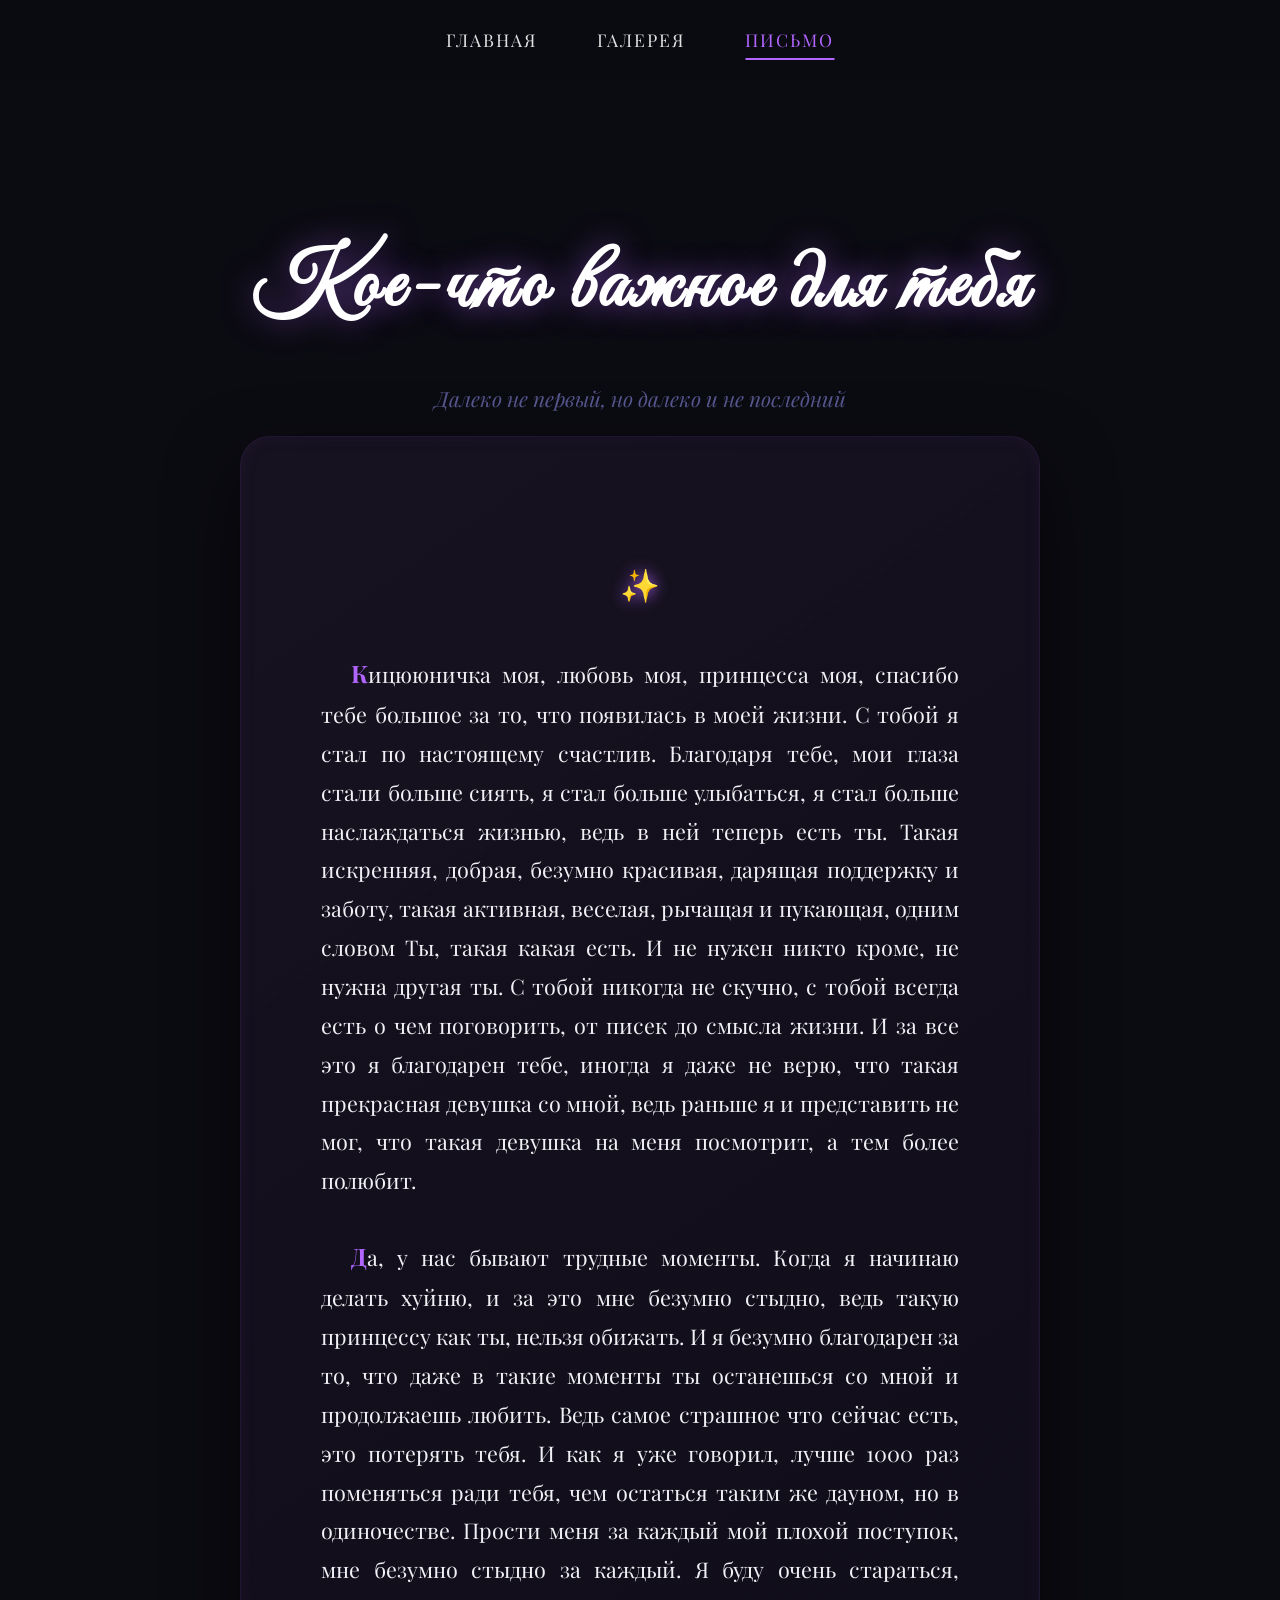
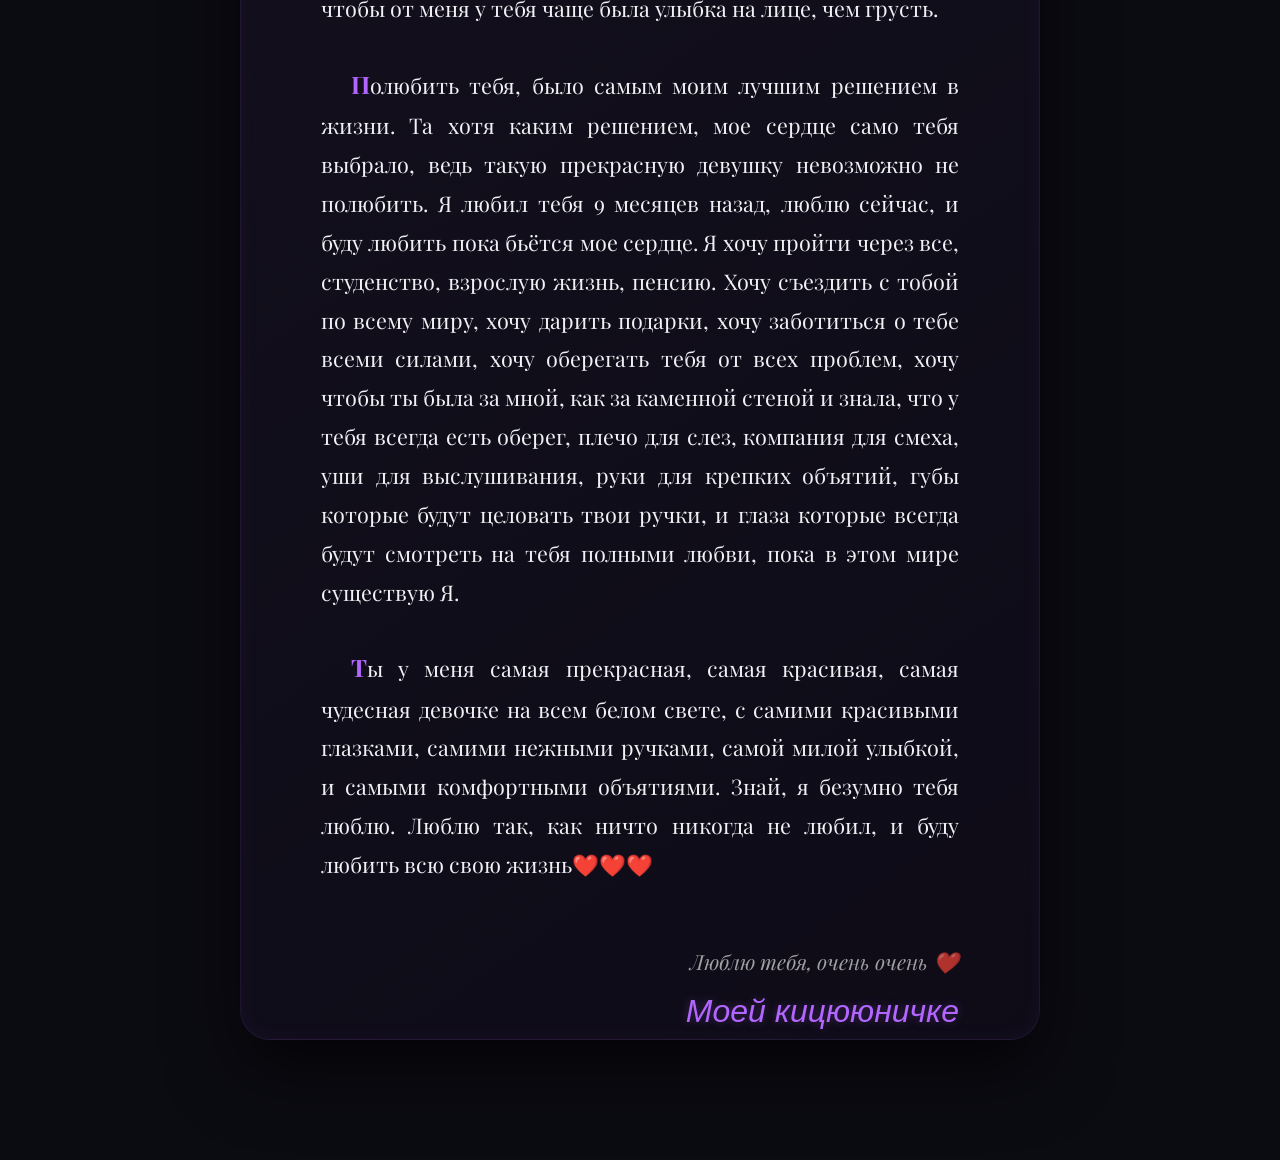
<file: letter.html>
<!DOCTYPE html>
<html lang="ru">

<head>
	<meta charset="UTF-8">
	<meta name="viewport" content="width=device-width, initial-scale=1.0">
	<title>Моё письмо тебе</title>
	<link rel="shortcut icon" href="img/favicon/Danila.png" type="image/x-icon">
	<link rel="stylesheet" href="css/style.css">
	<link rel="preconnect" href="https://fonts.googleapis.com">
	<link rel="preconnect" href="https://fonts.gstatic.com" crossorigin>
	<link
		href="https://fonts.googleapis.com/css2?family=Great+Vibes&family=Playfair+Display:ital,wght@0,400..900;1,400..900&display=swap"
		rel="stylesheet">
</head>

<body>

	<header class="header">
		<nav class="nav">
			<a href="index.html" class="nav__link">Главная</a>
			<a href="gallery.html" class="nav__link">Галерея</a>
			<a href="paroll.html" class="nav__link active">Письмо</a>
		</nav>
	</header>

	<section class="letter-hero hidden">
		<div class="container">
			<h1 class="hero__title">Кое-что важное для тебя</h1>
			<p class="letter-subtitle">Далеко не первый, но далеко и не последний</p>
		</div>
	</section>

	<main class="letter-container container">
		<div class="letter__paper">

			<div class="letter__heart hidden">✨</div>

			<p class="letter__paragraph hidden">
				Кицююничка моя, любовь моя, принцесса моя, спасибо тебе большое за то, что появилась в моей жизни. С тобой я
				стал по настоящему счастлив. Благодаря тебе, мои глаза стали больше сиять, я стал больше улыбаться, я стал
				больше наслаждаться жизнью, ведь в ней теперь есть ты. Такая искренняя, добрая, безумно красивая, дарящая
				поддержку и заботу, такая активная, веселая, рычащая и пукающая, одним словом Ты, такая какая есть. И не
				нужен никто кроме, не нужна другая ты. С тобой никогда не скучно, с тобой всегда есть о чем поговорить, от
				писек до смысла жизни. И за все это я благодарен тебе, иногда я даже не верю, что такая прекрасная девушка
				со мной, ведь раньше я и представить не мог, что такая девушка на меня посмотрит, а тем более полюбит.
			</p>

			<p class="letter__paragraph hidden">
				Да, у нас бывают трудные моменты. Когда я начинаю делать хуйню, и за это мне безумно стыдно, ведь такую
				принцессу как ты, нельзя обижать. И я безумно благодарен за то, что даже в такие моменты ты останешься со
				мной и продолжаешь любить. Ведь самое страшное что сейчас есть, это потерять тебя. И как я уже говорил,
				лучше 1000 раз поменяться ради тебя, чем остаться таким же дауном, но в одиночестве. Прости меня за каждый
				мой плохой поступок, мне безумно стыдно за каждый. Я буду очень стараться, чтобы от меня у тебя чаще была
				улыбка на лице, чем грусть.
			</p>

			<p class="letter__paragraph hidden">
				Полюбить тебя, было самым моим лучшим решением в жизни. Та хотя каким решением, мое сердце само тебя
				выбрало, ведь такую прекрасную девушку невозможно не полюбить. Я любил тебя 9 месяцев назад, люблю сейчас, и
				буду любить пока бьётся мое сердце. Я хочу пройти через все, студенство, взрослую жизнь, пенсию. Хочу
				съездить с тобой по всему миру, хочу дарить подарки, хочу заботиться о тебе всеми силами, хочу оберегать
				тебя от всех проблем, хочу чтобы ты была за мной, как за каменной стеной и знала, что у тебя всегда есть
				оберег, плечо для слез, компания для смеха, уши для выслушивания, руки для крепких объятий, губы которые
				будут целовать твои ручки, и глаза которые всегда будут смотреть на тебя полными любви, пока в этом мире
				существую Я.
			</p>

			<p class="letter__paragraph hidden">
				Ты у меня самая прекрасная, самая красивая, самая чудесная девочке на всем белом свете, с самими красивыми
				глазками, самими нежными ручками, самой милой улыбкой, и самыми комфортными объятиями. Знай, я безумно тебя
				люблю. Люблю так, как ничто никогда не любил, и буду любить всю свою жизнь❤️❤️❤️
			</p>

			<div class="letter__signature hidden">
				<p>Люблю тебя, очень очень ❤️</p>
				<p class="name">Моей кицююничке</p>
			</div>

		</div>
	</main>

	<script src="script.js"></script>
</body>

</html>
</file>
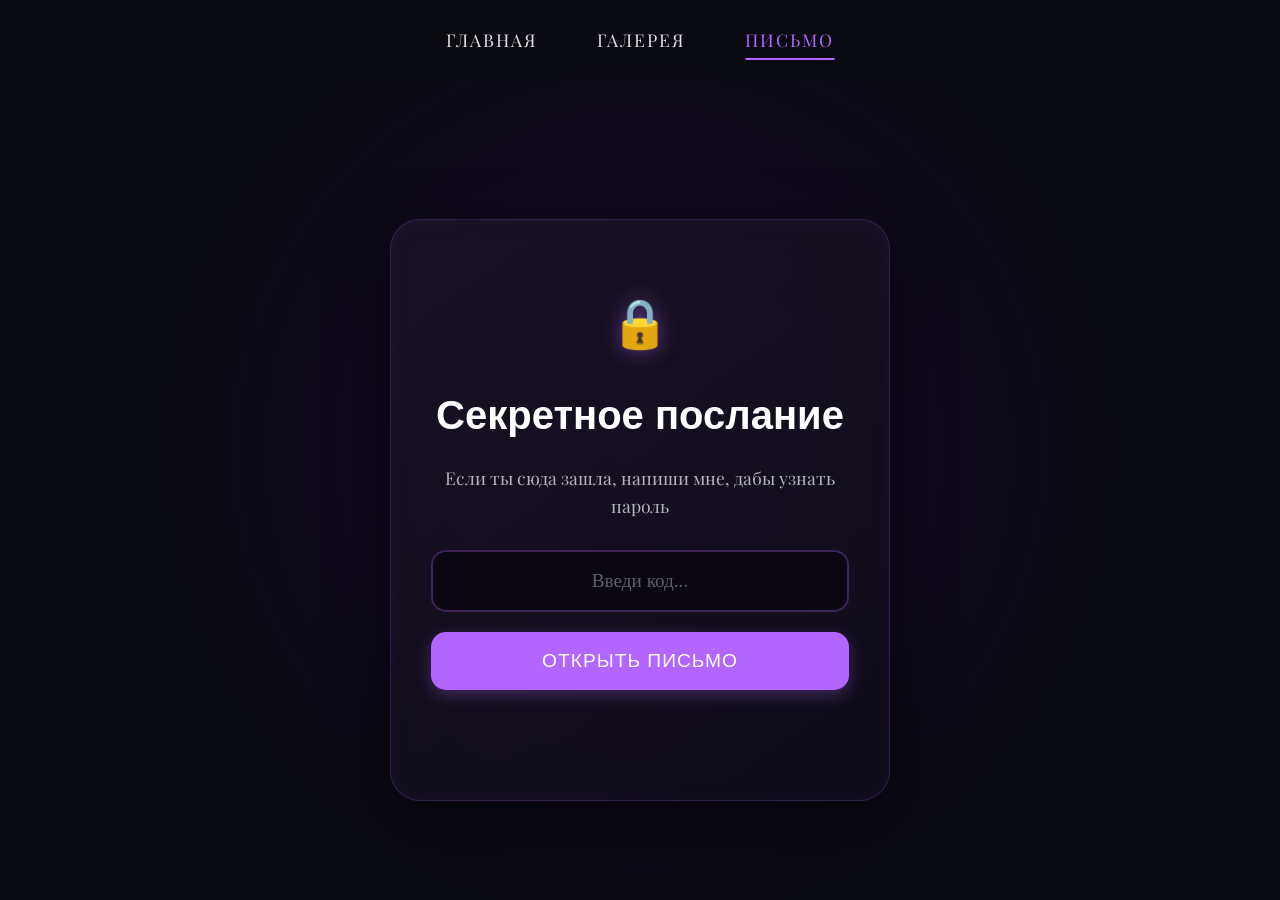
<file: paroll.html>
<!DOCTYPE html>
<html lang="ru">

<head>
	<meta charset="UTF-8">
	<meta name="viewport" content="width=device-width, initial-scale=1.0">
	<title>Секретный доступ</title>
	<link rel="shortcut icon" href="img/favicon/Danila.png" type="image/x-icon">
	<link rel="stylesheet" href="css/style.css">
	<link rel="preconnect" href="https://fonts.googleapis.com">
	<link rel="preconnect" href="https://fonts.gstatic.com" crossorigin>
	<link
		href="https://fonts.googleapis.com/css2?family=Great+Vibes&family=Playfair+Display:ital,wght@0,400..900;1,400..900&display=swap"
		rel="stylesheet">
</head>

<body>

	<!-- Шапка сайта -->
	<header class="header">
		<nav class="nav">
			<a href="index.html" class="nav__link">Главная</a>
			<a href="gallery.html" class="nav__link">Галерея</a>
			<a href="secret.html" class="nav__link active">Письмо</a>
		</nav>
	</header>

	<!-- Блок ввода пароля -->
	<section class="secret-section">
		<div class="secret-box hidden">
			<div class="secret-icon">🔒</div>
			<h2 class="secret-title">Секретное послание</h2>
			<p class="secret-desc">Если ты сюда зашла, напиши мне, дабы узнать пароль</p>

			<div class="secret-form">
				<input type="password" id="secretInput" placeholder="Введи код..." autocomplete="off">
				<button id="secretBtn">Открыть письмо</button>
			</div>

			<p id="secretError" class="secret-error">Код неверный, попробуй еще раз! 💔</p>
		</div>
	</section>

	<!-- === СКРИПТЫ АНИМАЦИИ И ЛОГИКИ === -->
	<script src="script.js"></script>
</body>

</html>
</file>
<file: css/style.css>
@charset "UTF-8";
* {
  margin: 0;
  padding: 0;
  box-sizing: border-box;
}

body {
  background-color: #0b0b12;
  color: #e0e0e0;
  font-family: "Playfair Display", serif;
  line-height: 1.7;
  overflow-x: hidden;
}

h1, h2, h3 {
  font-family: "Great Vibes", sans-serif;
}

.container {
  max-width: 1300px;
  margin: 0 auto;
  padding: 0 30px;
}

.header {
  position: fixed;
  top: 0;
  left: 0;
  width: 100%;
  padding: 25px 0;
  background: rgba(11, 11, 18, 0.85);
  backdrop-filter: blur(10px);
  z-index: 100;
}
.header .nav {
  display: flex;
  justify-content: center;
  gap: 60px;
}
.header .nav__link {
  color: #e0e0e0;
  text-decoration: none;
  font-size: 1.1rem;
  text-transform: uppercase;
  letter-spacing: 2px;
  transition: color 0.3s ease;
  position: relative;
}
.header .nav__link:hover, .header .nav__link.active {
  color: #b266ff;
}
.header .nav__link::after {
  content: "";
  position: absolute;
  bottom: -5px;
  left: 50%;
  width: 0;
  height: 2px;
  background-color: #b266ff;
  transition: all 0.3s ease;
  transform: translateX(-50%);
}
.header .nav__link:hover::after, .header .nav__link.active::after {
  width: 100%;
}

.hero {
  height: 100vh;
  display: flex;
  align-items: center;
  justify-content: center;
  text-align: center;
  padding: 0 20px;
  background: radial-gradient(circle at center, #4d0099 0%, #0b0b12 60%);
}
.hero__title {
  font-size: 5rem;
  color: #fff;
  letter-spacing: 4px;
  text-shadow: 0 0 30px rgba(178, 102, 255, 0.5);
}

.story {
  margin-bottom: 120px;
}
.story__header-bg {
  height: 500px;
  background-size: cover;
  background-position: center;
  background-attachment: fixed;
  display: flex;
  align-items: center;
  justify-content: center;
  position: relative;
}
.story__header-bg::before {
  content: "";
  position: absolute;
  top: 0;
  left: 0;
  width: 100%;
  height: 100%;
  background: linear-gradient(to bottom, rgba(11, 11, 18, 0.4), rgba(11, 11, 18, 0.9));
}
.story__title {
  position: relative;
  z-index: 2;
  font-size: 3.5rem;
  color: #fff;
  text-align: center;
  letter-spacing: 3px;
  text-shadow: 2px 4px 15px rgba(0, 0, 0, 0.8);
}
.story__content {
  display: flex;
  align-items: center;
  gap: 60px;
  margin-top: -50px;
  position: relative;
  z-index: 5;
}
.story__text {
  flex: 1;
  font-size: 1.3rem;
  color: rgb(236.75, 236.75, 236.75);
  padding: 40px;
  background: rgba(20, 20, 30, 0.7);
  border-radius: 20px;
  border-left: 4px solid #b266ff;
  backdrop-filter: blur(5px);
}
.story__photo {
  flex: 0 0 450px;
  height: 650px;
  border-radius: 20px;
  overflow: hidden;
  box-shadow: 0 20px 50px rgba(0, 0, 0, 0.5), 0 0 30px rgba(77, 0, 153, 0.4);
}
.story__photo img {
  width: 100%;
  height: 100%;
  -o-object-fit: cover;
     object-fit: cover;
  transition: transform 0.6s ease;
}
.story__photo img:hover {
  transform: scale(1.05);
}

.hidden {
  opacity: 0;
  transition: opacity 1s ease-out, transform 1s cubic-bezier(0.2, 0.8, 0.2, 1);
}

.slide-left {
  transform: translateX(-80px);
}

.slide-right {
  transform: translateX(80px);
}

.hidden:not(.slide-left):not(.slide-right) {
  transform: translateY(60px);
}

.show {
  opacity: 1;
  transform: translate(0, 0);
}

.gallery-hero {
  padding-top: 150px;
  padding-bottom: 50px;
  text-align: center;
}
.gallery-hero .gallery-subtitle {
  font-size: 1.5rem;
  color: #b266ff;
  margin-top: 20px;
  font-style: italic;
  opacity: 0.8;
}

.gallery {
  padding-bottom: 100px;
}
.gallery__grid {
  display: grid;
  grid-template-columns: repeat(auto-fill, minmax(350px, 1fr));
  gap: 30px;
  padding: 20px 0;
}
.gallery__item {
  transition-delay: 0.2s;
}
.gallery__card {
  position: relative;
  height: 500px;
  border-radius: 20px;
  overflow: hidden;
  background-color: rgb(20.6724137931, 20.6724137931, 33.8275862069);
  box-shadow: 0 10px 30px rgba(0, 0, 0, 0.5);
  cursor: pointer;
  transition: all 0.5s cubic-bezier(0.175, 0.885, 0.32, 1.275);
}
.gallery__card img {
  width: 100%;
  height: 100%;
  -o-object-fit: cover;
     object-fit: cover;
  transition: transform 0.8s ease;
}
.gallery__card:hover {
  transform: translateY(-15px);
  box-shadow: 0 20px 40px rgba(77, 0, 153, 0.6);
}
.gallery__card:hover img {
  transform: scale(1.1);
}
.gallery__card:hover .gallery__caption {
  opacity: 1;
  transform: translateY(0);
}
.gallery__caption {
  position: absolute;
  bottom: 0;
  left: 0;
  width: 100%;
  padding: 30px 20px;
  background: linear-gradient(to top, rgba(11, 11, 18, 0.9), transparent);
  color: #fff;
  font-size: 1.1rem;
  text-align: center;
  opacity: 0;
  transform: translateY(20px);
  transition: all 0.4s ease;
  pointer-events: none;
}

.footer {
  text-align: center;
  padding: 60px 0;
  font-family: "Great Vibes", sans-serif;
  font-size: 2rem;
  color: rgba(224, 224, 224, 0.3);
}

.hidden {
  opacity: 0;
  transform: translateY(50px);
  transition: all 1s ease-out;
}

.show {
  opacity: 1;
  transform: translateY(0);
}

.letter-hero {
  padding-top: 160px;
  padding-bottom: 80px;
  text-align: center;
}
.letter-hero .letter-subtitle {
  font-size: 1.3rem;
  color: rgb(88.3793103448, 88.3793103448, 144.6206896552);
  margin-top: 25px;
  font-style: italic;
  position: relative;
  z-index: 10;
}

.letter-container {
  padding-bottom: 120px;
  display: flex;
  justify-content: center;
  position: relative;
  z-index: 5;
}

.letter__paper {
  max-width: 800px;
  width: 100%;
  background: linear-gradient(145deg, rgba(25, 20, 35, 0.8) 0%, rgba(15, 12, 25, 0.9) 100%);
  padding: 60px 80px;
  border-radius: 30px;
  box-shadow: 0 30px 70px rgba(0, 0, 0, 0.6), inset 0 0 20px rgba(178, 102, 255, 0.05);
  border: 1px solid rgba(178, 102, 255, 0.1);
  backdrop-filter: blur(8px);
  position: relative;
}
@media (max-width: 768px) {
  .letter__paper {
    padding: 40px 30px;
  }
}
.letter__heart {
  font-size: 2rem;
  text-align: center;
  margin-bottom: 40px;
  color: #b266ff;
  text-shadow: 0 0 15px #b266ff;
}
.letter__paragraph {
  font-size: 1.35rem;
  line-height: 1.8;
  color: #f0f0f5;
  margin-bottom: 35px;
  text-align: justify;
  text-indent: 30px;
}
.letter__paragraph::first-letter {
  color: #b266ff;
  font-size: 1.5rem;
  font-weight: bold;
}
.letter__signature {
  margin-top: 60px;
  text-align: right;
  font-size: 1.3rem;
  color: rgba(224, 224, 224, 0.7);
  font-style: italic;
}
.letter__signature .name {
  font-family: "Твой Шрифт Для Заголовков", sans-serif;
  font-size: 2rem;
  color: #b266ff;
  margin-top: 5px;
  text-shadow: 0 0 10px rgba(178, 102, 255, 0.3);
}

.letter__paragraph.hidden, .letter__signature.hidden {
  opacity: 0;
  transform: translateY(30px);
  transition: opacity 1.2s ease-out, transform 1.2s ease-out;
}
.letter__paragraph.show, .letter__signature.show {
  opacity: 1;
  transform: translateY(0);
}

.secret-section {
  height: 100vh;
  display: flex;
  align-items: center;
  justify-content: center;
  padding: 0 20px;
  background: radial-gradient(circle at center, rgba(77, 0, 153, 0.2) 0%, #0b0b12 60%);
}

.secret-box {
  max-width: 500px;
  width: 100%;
  background: linear-gradient(145deg, rgba(25, 20, 35, 0.8) 0%, rgba(15, 12, 25, 0.9) 100%);
  padding: 60px 40px;
  border-radius: 30px;
  text-align: center;
  box-shadow: 0 20px 60px rgba(0, 0, 0, 0.6), inset 0 0 20px rgba(178, 102, 255, 0.05);
  border: 1px solid rgba(178, 102, 255, 0.2);
  backdrop-filter: blur(10px);
}

.secret-icon {
  font-size: 3rem;
  margin-bottom: 20px;
  text-shadow: 0 0 20px rgba(178, 102, 255, 0.5);
}

.secret-title {
  font-family: "Твой Шрифт Для Заголовков", sans-serif;
  font-size: 2.5rem;
  color: #fff;
  margin-bottom: 15px;
}

.secret-desc {
  font-size: 1.1rem;
  color: rgba(224, 224, 224, 0.8);
  margin-bottom: 30px;
  line-height: 1.6;
}

.secret-form {
  display: flex;
  flex-direction: column;
  gap: 20px;
}
.secret-form input {
  width: 100%;
  padding: 18px 25px;
  border-radius: 15px;
  background: rgba(0, 0, 0, 0.4);
  border: 2px solid rgba(178, 102, 255, 0.3);
  color: #fff;
  font-family: "Твой Шрифт Для Текста", serif;
  font-size: 1.2rem;
  text-align: center;
  outline: none;
  transition: all 0.3s ease;
}
.secret-form input::-moz-placeholder {
  color: rgba(224, 224, 224, 0.4);
}
.secret-form input::placeholder {
  color: rgba(224, 224, 224, 0.4);
}
.secret-form input:focus {
  border-color: #b266ff;
  box-shadow: 0 0 20px rgba(178, 102, 255, 0.4);
}
.secret-form button {
  padding: 18px 25px;
  border-radius: 15px;
  background: #b266ff;
  color: #fff;
  font-family: "Твой Шрифт Для Заголовков", sans-serif;
  font-size: 1.2rem;
  text-transform: uppercase;
  letter-spacing: 1px;
  border: none;
  cursor: pointer;
  transition: all 0.3s ease;
  box-shadow: 0 5px 15px rgba(178, 102, 255, 0.3);
}
.secret-form button:hover {
  background: rgb(203.6666666667, 153, 255);
  transform: translateY(-3px);
  box-shadow: 0 10px 25px rgba(178, 102, 255, 0.5);
}
.secret-form button:active {
  transform: translateY(0);
}

.secret-error {
  color: #ff4d4d;
  margin-top: 20px;
  font-size: 1.1rem;
  opacity: 0;
  transition: opacity 0.3s ease;
}
.secret-error.show-error {
  opacity: 1;
}

@keyframes shake-error {
  0%, 100% {
    transform: translateX(0);
  }
  20%, 60% {
    transform: translateX(-10px);
  }
  40%, 80% {
    transform: translateX(10px);
  }
}
.shake {
  animation: shake-error 0.5s ease-in-out;
  border-color: #ff4d4d !important;
}
</file>
